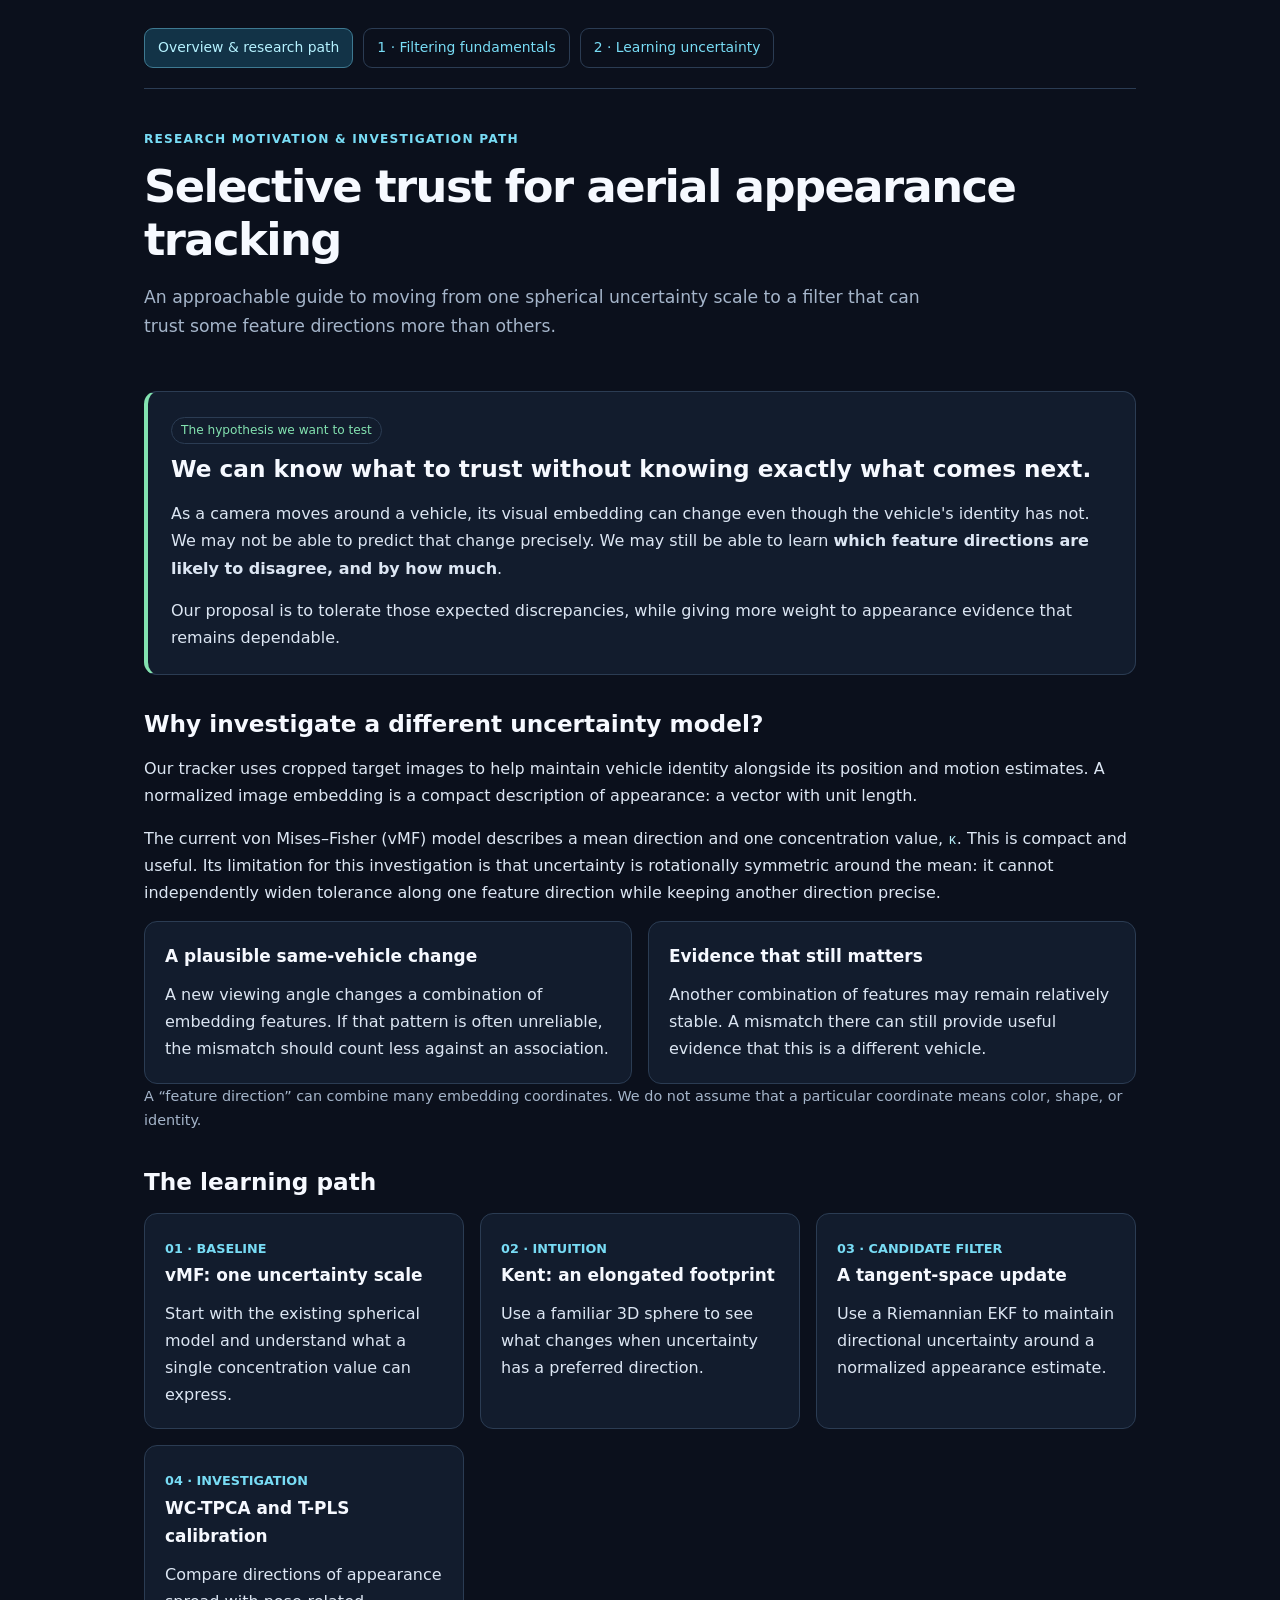
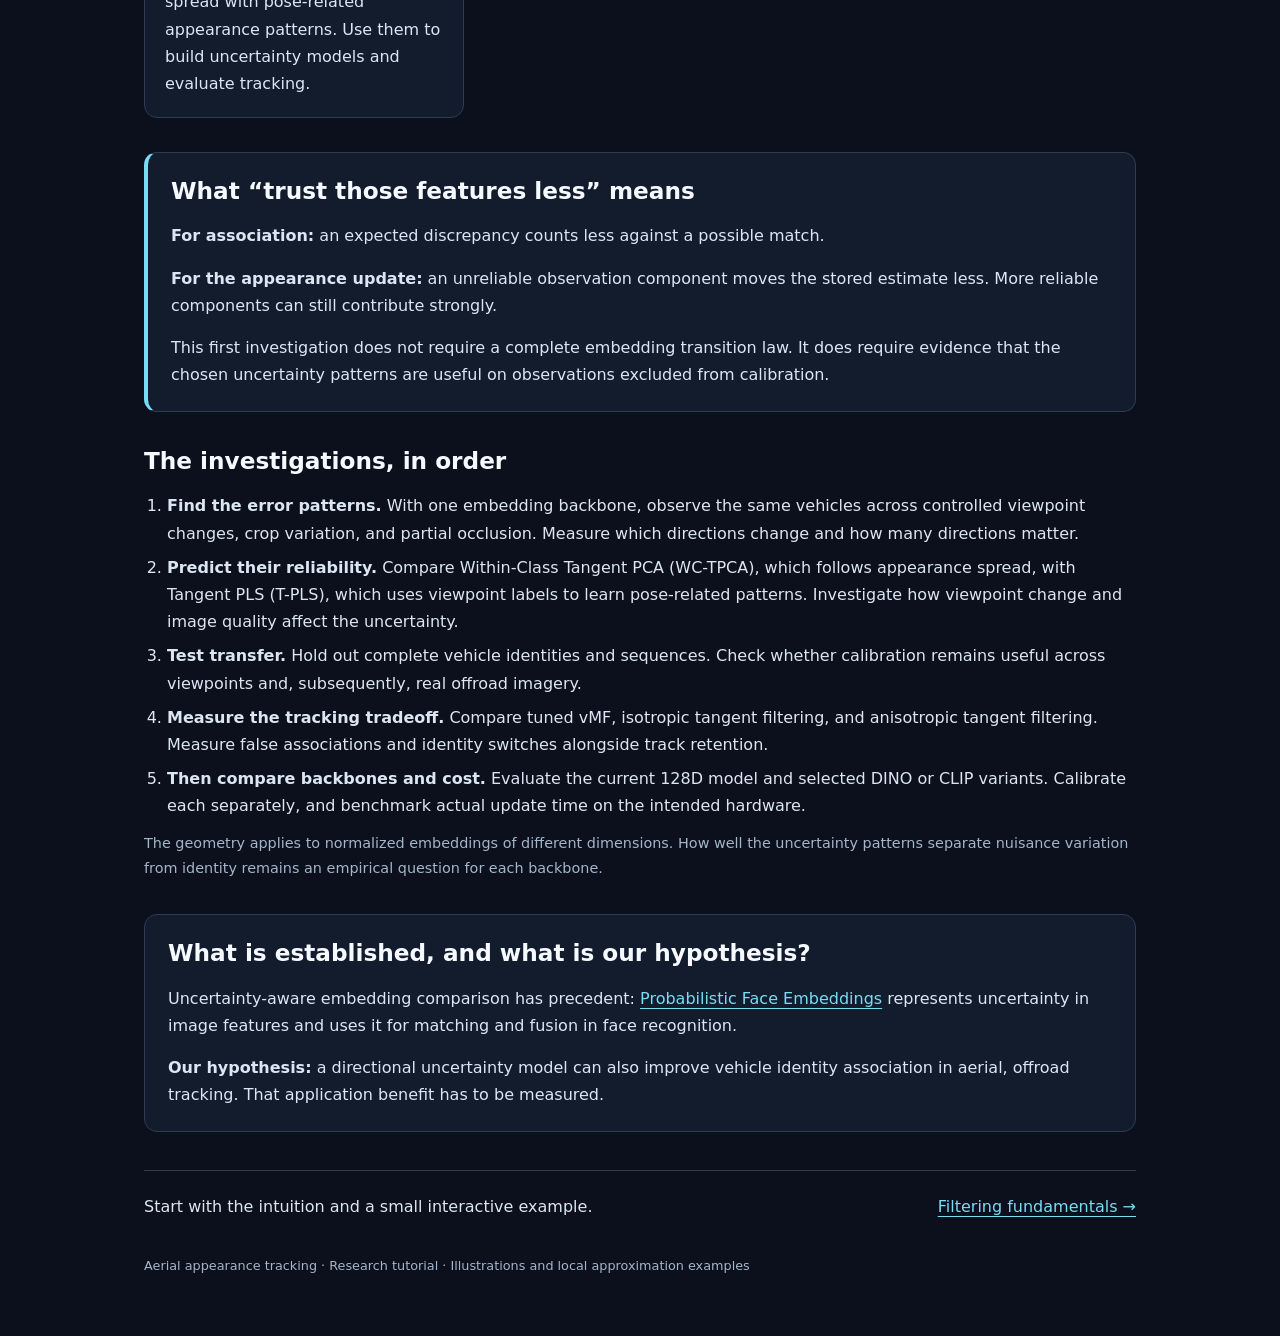
<file: index.html>
<!DOCTYPE html>
<html lang="en">
<head>
  <meta charset="UTF-8">
  <meta name="viewport" content="width=device-width, initial-scale=1.0">
  <meta name="description" content="An approachable guide to moving from one spherical uncertainty scale to a filter that can trust some feature directions more than others.">
  <title>Selective trust for aerial appearance tracking · Spherical Filters</title>
  <link rel="stylesheet" href="styles.css">
  <script src="labs.js" defer></script>
</head>
<body>
<main>
  <nav aria-label="Tutorial pages"><a href="index.html" aria-current="page">Overview & research path</a><a href="fundamentals.html">1 · Filtering fundamentals</a><a href="calibration.html">2 · Learning uncertainty</a></nav>
  <header>
    <span class="eyebrow">Research motivation & investigation path</span>
    <h1>Selective trust for aerial appearance tracking</h1>
    <p class="lede">An approachable guide to moving from one spherical uncertainty scale to a filter that can trust some feature directions more than others.</p>
  </header>

<section class="callout green" aria-labelledby="idea">
  <span class="tag">The hypothesis we want to test</span>
  <h2 id="idea">We can know what to trust without knowing exactly what comes next.</h2>
  <p>As a camera moves around a vehicle, its visual embedding can change even though the vehicle's identity has not. We may not be able to predict that change precisely. We may still be able to learn <strong>which feature directions are likely to disagree, and by how much</strong>.</p>
  <p>Our proposal is to tolerate those expected discrepancies, while giving more weight to appearance evidence that remains dependable.</p>
</section>

<section aria-labelledby="problem">
  <h2 id="problem">Why investigate a different uncertainty model?</h2>
  <p>Our tracker uses cropped target images to help maintain vehicle identity alongside its position and motion estimates. A normalized image embedding is a compact description of appearance: a vector with unit length.</p>
  <p>The current von Mises–Fisher (vMF) model describes a mean direction and one concentration value, <code>κ</code>. This is compact and useful. Its limitation for this investigation is that uncertainty is rotationally symmetric around the mean: it cannot independently widen tolerance along one feature direction while keeping another direction precise.</p>
  <div class="grid">
    <article class="card"><h3>A plausible same-vehicle change</h3><p>A new viewing angle changes a combination of embedding features. If that pattern is often unreliable, the mismatch should count less against an association.</p></article>
    <article class="card"><h3>Evidence that still matters</h3><p>Another combination of features may remain relatively stable. A mismatch there can still provide useful evidence that this is a different vehicle.</p></article>
  </div>
  <p class="note">A “feature direction” can combine many embedding coordinates. We do not assume that a particular coordinate means color, shape, or identity.</p>
</section>

<section aria-labelledby="path">
  <h2 id="path">The learning path</h2>
  <div class="grid">
    <article class="card"><span class="number">01 · BASELINE</span><h3>vMF: one uncertainty scale</h3><p>Start with the existing spherical model and understand what a single concentration value can express.</p></article>
    <article class="card"><span class="number">02 · INTUITION</span><h3>Kent: an elongated footprint</h3><p>Use a familiar 3D sphere to see what changes when uncertainty has a preferred direction.</p></article>
    <article class="card"><span class="number">03 · CANDIDATE FILTER</span><h3>A tangent-space update</h3><p>Use a Riemannian EKF to maintain directional uncertainty around a normalized appearance estimate.</p></article>
    <article class="card"><span class="number">04 · INVESTIGATION</span><h3>WC-TPCA and T-PLS calibration</h3><p>Compare directions of appearance spread with pose-related appearance patterns. Use them to build uncertainty models and evaluate tracking.</p></article>
  </div>
</section>

<section class="callout" aria-labelledby="trust">
  <h2 id="trust">What “trust those features less” means</h2>
  <p><strong>For association:</strong> an expected discrepancy counts less against a possible match.</p>
  <p><strong>For the appearance update:</strong> an unreliable observation component moves the stored estimate less. More reliable components can still contribute strongly.</p>
  <p>This first investigation does not require a complete embedding transition law. It does require evidence that the chosen uncertainty patterns are useful on observations excluded from calibration.</p>
</section>

<section aria-labelledby="investigations">
  <h2 id="investigations">The investigations, in order</h2>
  <ol>
    <li><strong>Find the error patterns.</strong> With one embedding backbone, observe the same vehicles across controlled viewpoint changes, crop variation, and partial occlusion. Measure which directions change and how many directions matter.</li>
    <li><strong>Predict their reliability.</strong> Compare Within-Class Tangent PCA (WC-TPCA), which follows appearance spread, with Tangent PLS (T-PLS), which uses viewpoint labels to learn pose-related patterns. Investigate how viewpoint change and image quality affect the uncertainty.</li>
    <li><strong>Test transfer.</strong> Hold out complete vehicle identities and sequences. Check whether calibration remains useful across viewpoints and, subsequently, real offroad imagery.</li>
    <li><strong>Measure the tracking tradeoff.</strong> Compare tuned vMF, isotropic tangent filtering, and anisotropic tangent filtering. Measure false associations and identity switches alongside track retention.</li>
    <li><strong>Then compare backbones and cost.</strong> Evaluate the current 128D model and selected DINO or CLIP variants. Calibrate each separately, and benchmark actual update time on the intended hardware.</li>
  </ol>
  <p class="note">The geometry applies to normalized embeddings of different dimensions. How well the uncertainty patterns separate nuisance variation from identity remains an empirical question for each backbone.</p>
</section>

<section class="panel" aria-labelledby="known">
  <h2 id="known">What is established, and what is our hypothesis?</h2>
  <p>Uncertainty-aware embedding comparison has precedent: <a href="https://arxiv.org/abs/1904.09658">Probabilistic Face Embeddings</a> represents uncertainty in image features and uses it for matching and fusion in face recognition.</p>
  <p><strong>Our hypothesis:</strong> a directional uncertainty model can also improve vehicle identity association in aerial, offroad tracking. That application benefit has to be measured.</p>
</section>
<div class="next"><span>Start with the intuition and a small interactive example.</span><a href="fundamentals.html">Filtering fundamentals →</a></div>

  <footer>Aerial appearance tracking · Research tutorial · Illustrations and local approximation examples</footer>
</main>
</body>
</html>
</file>
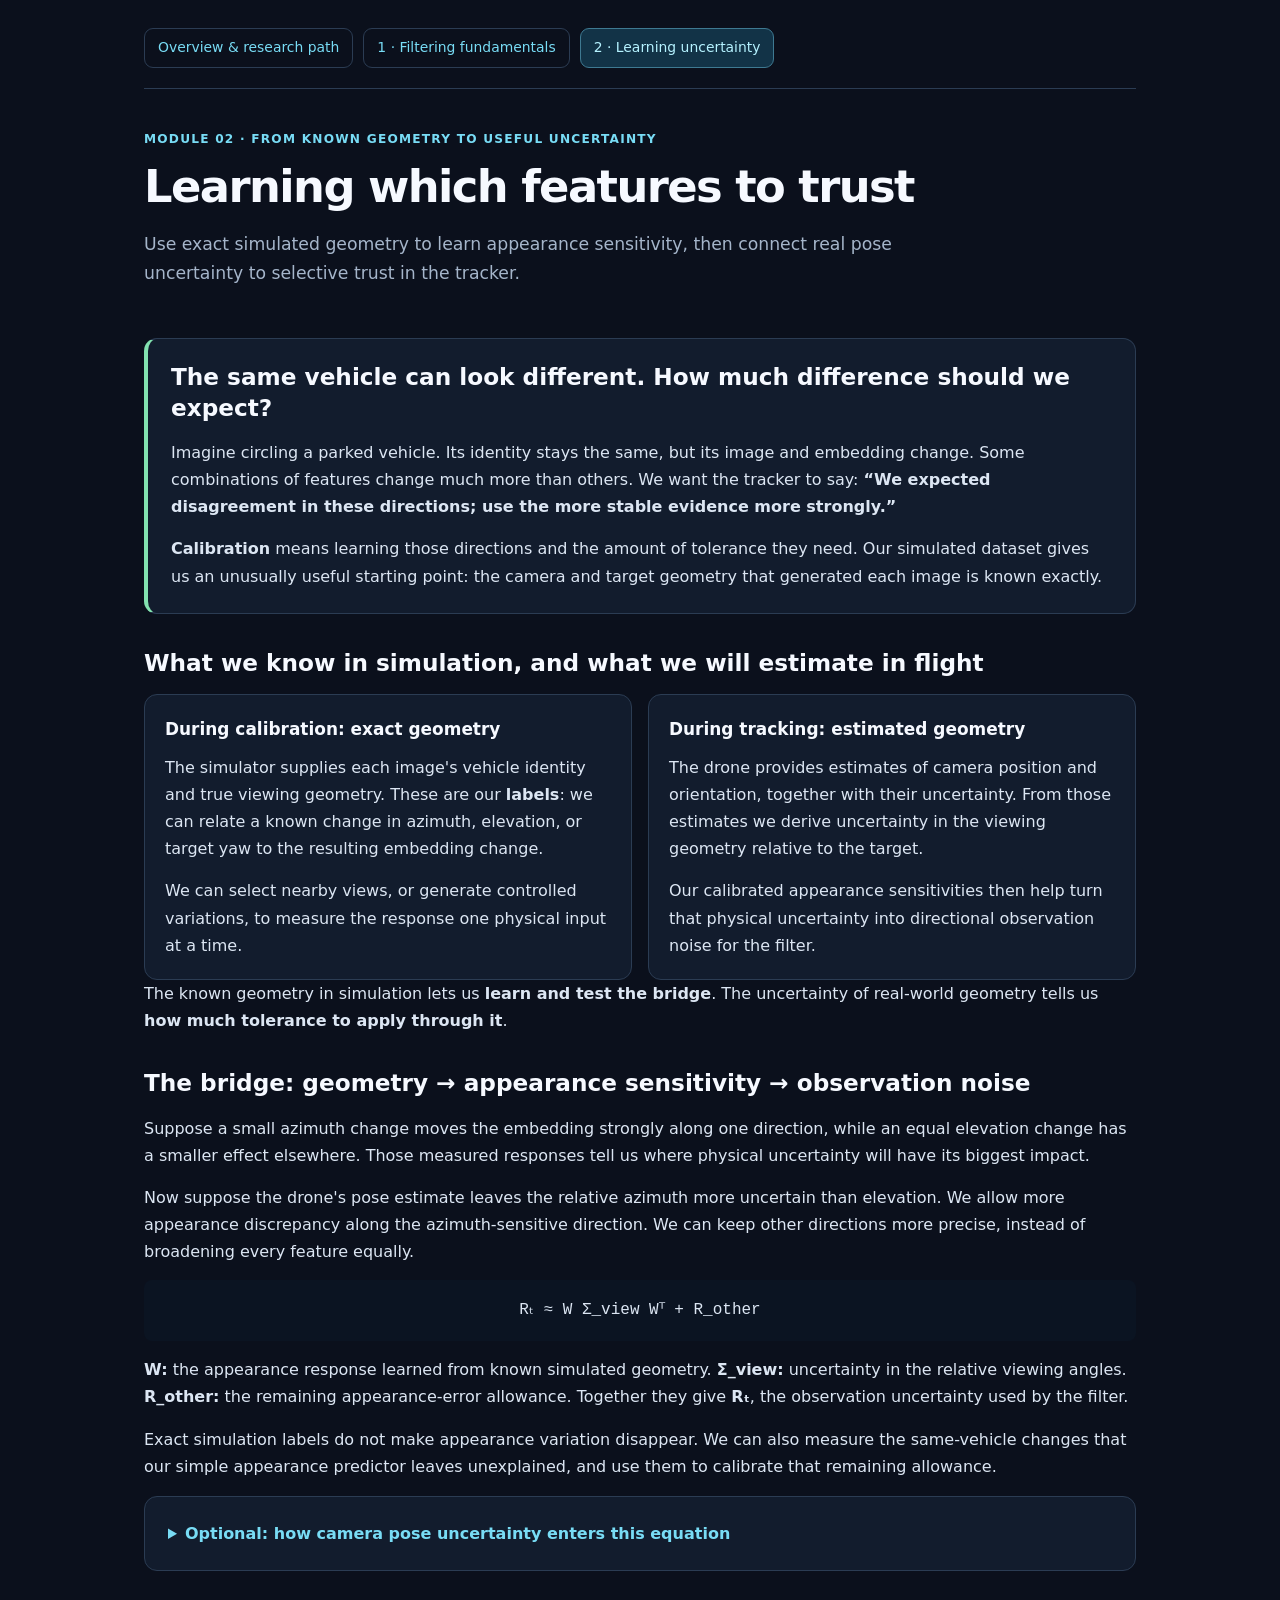
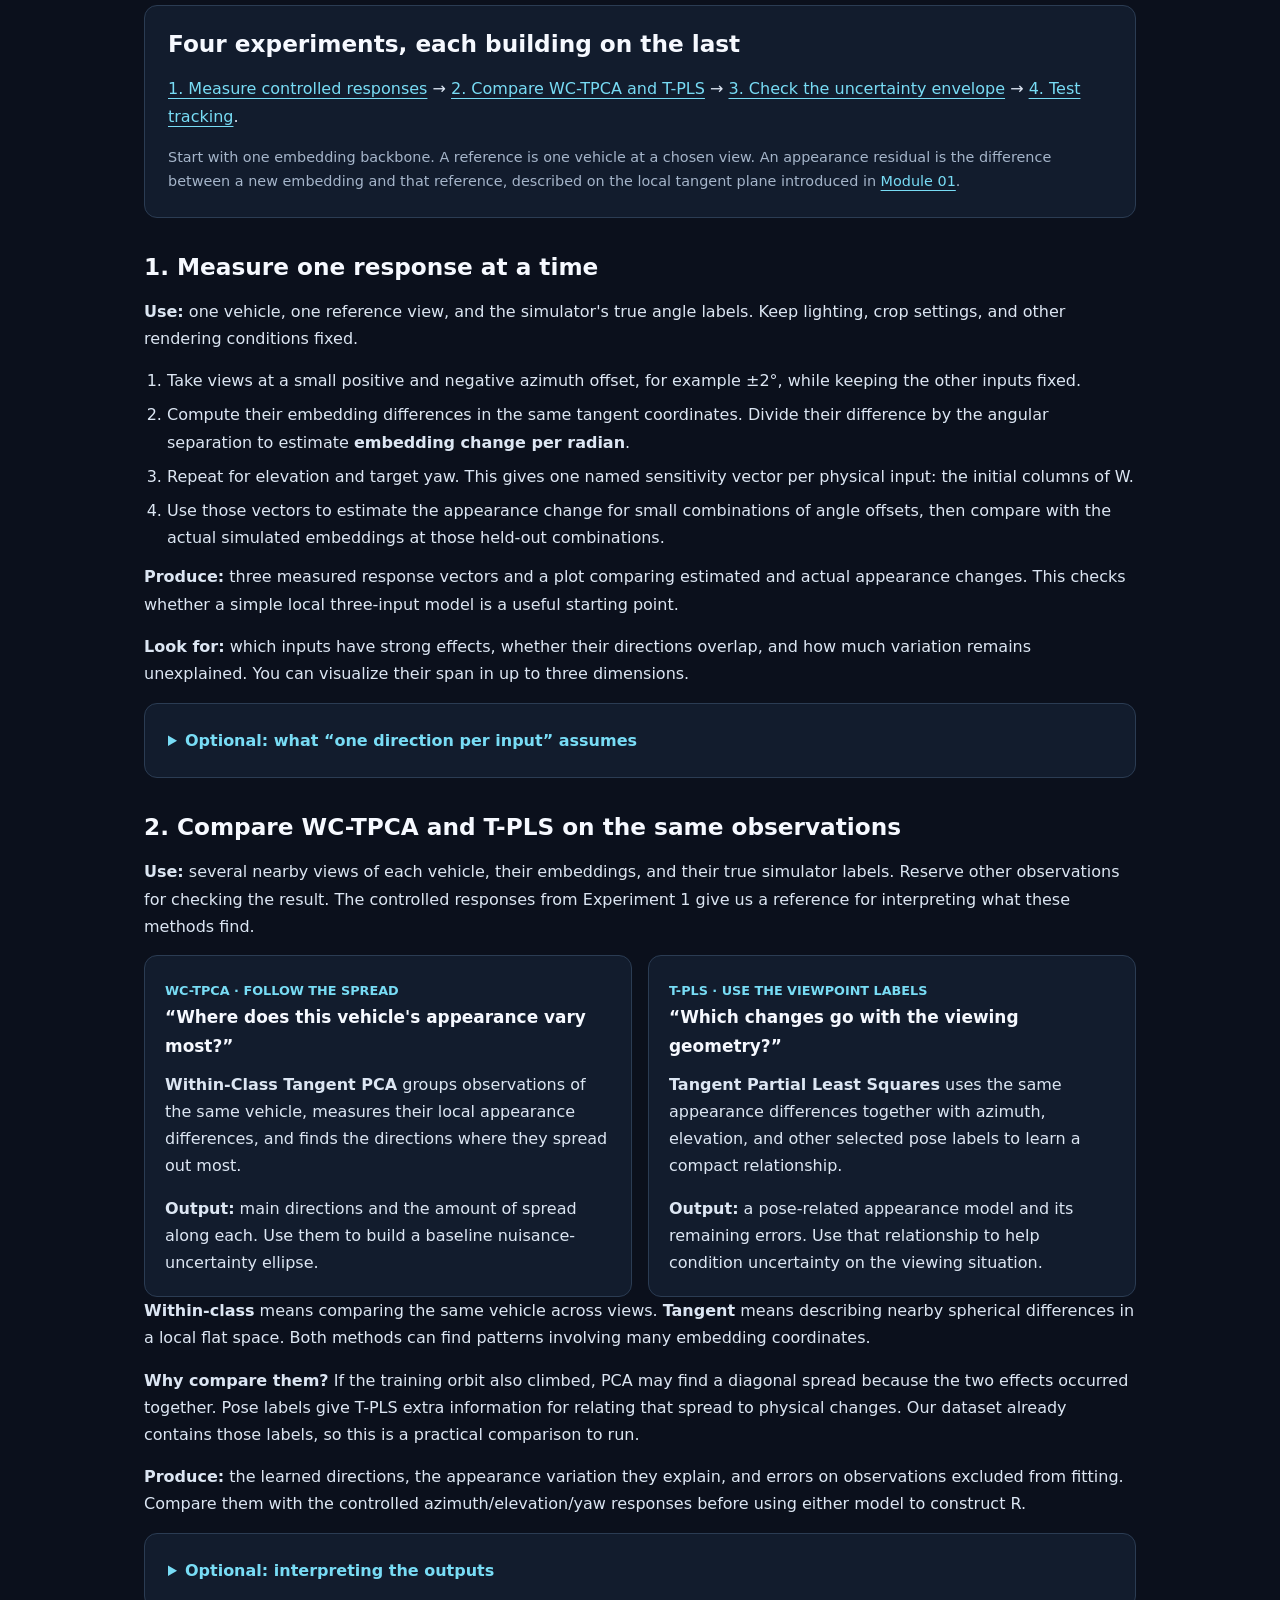
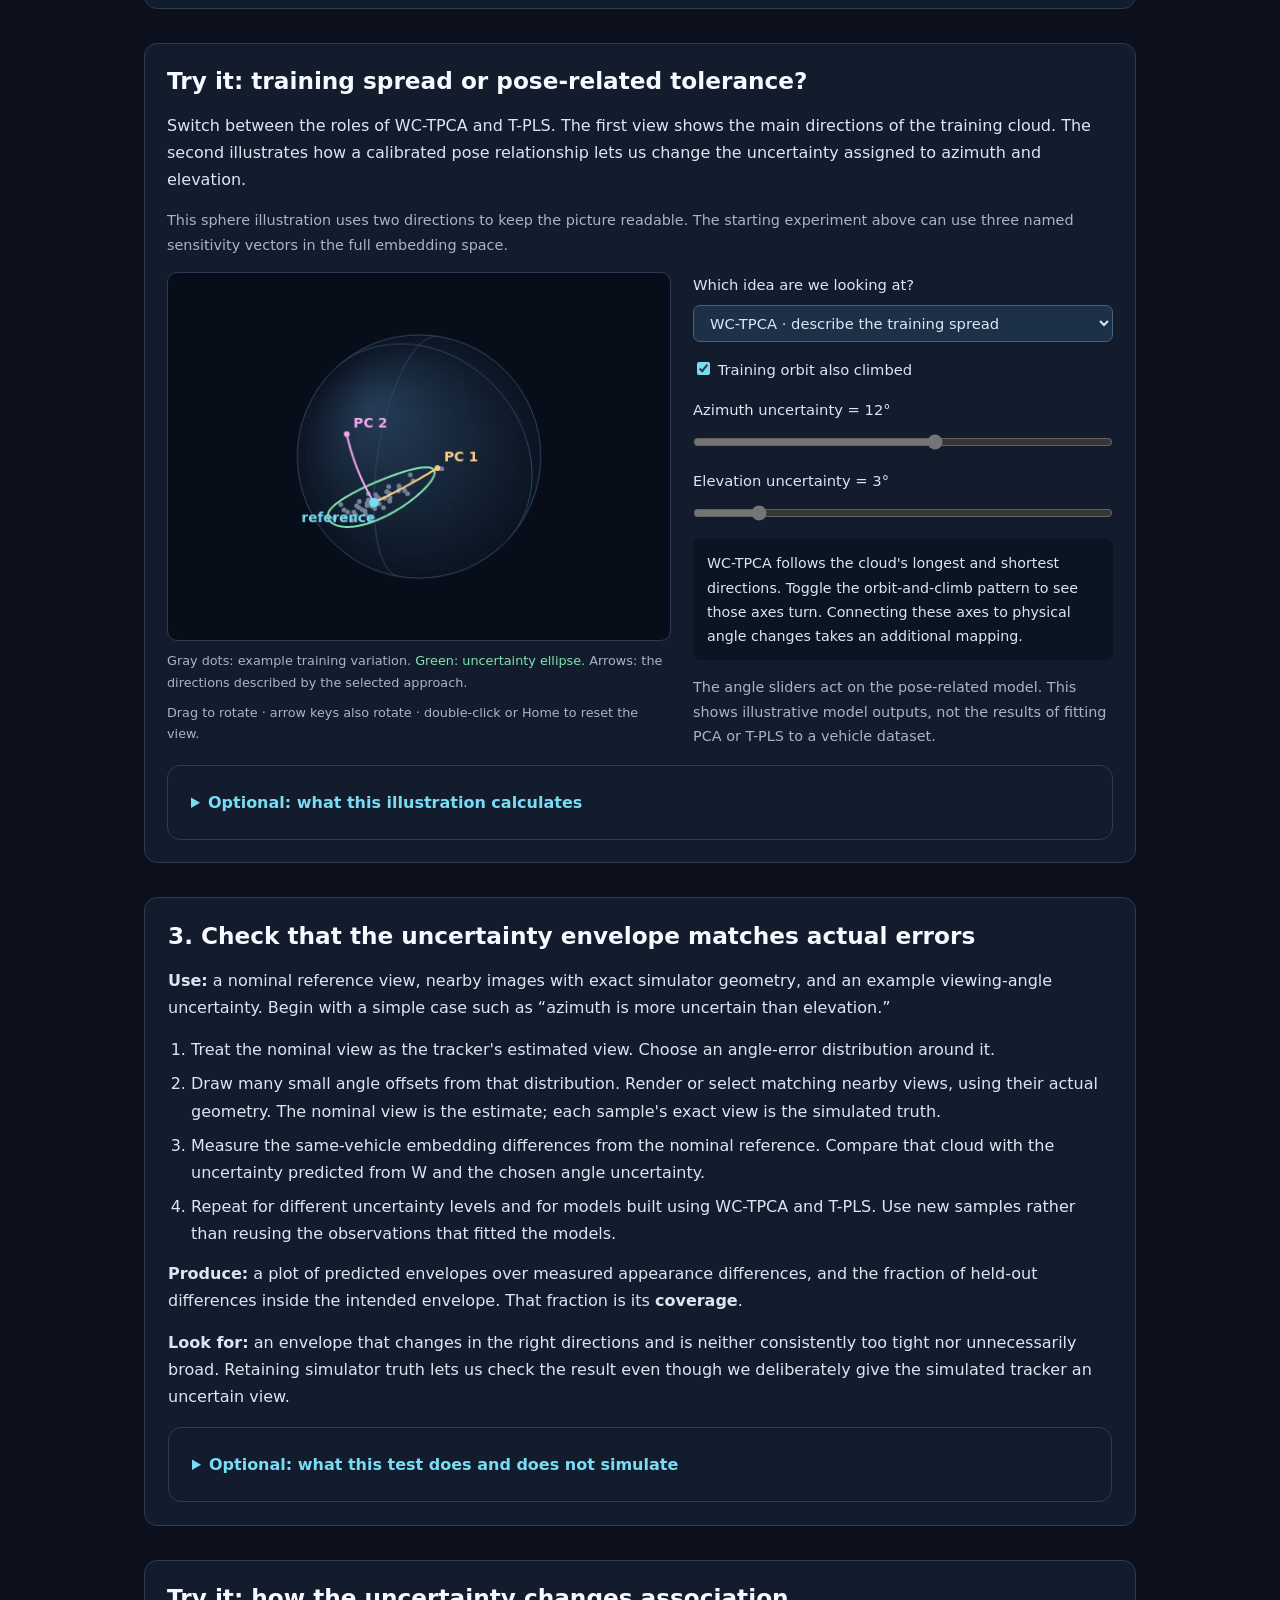
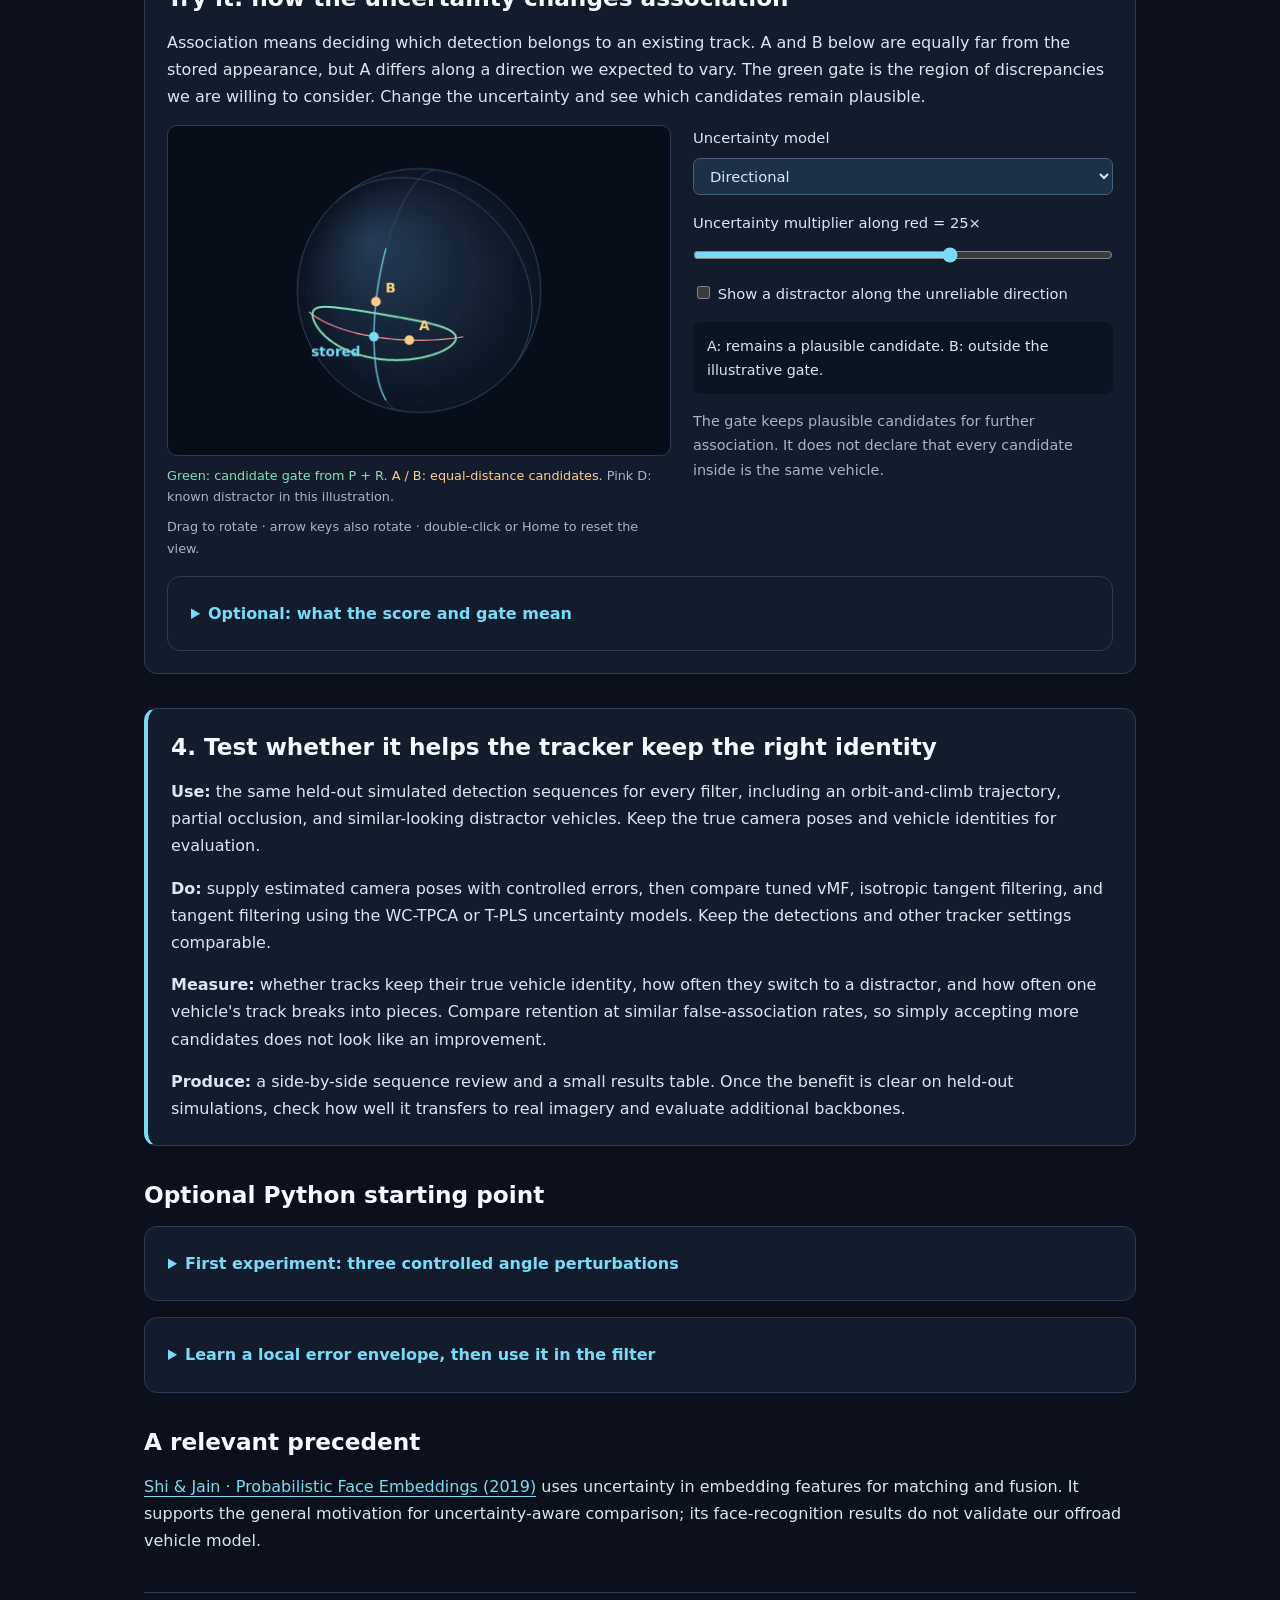
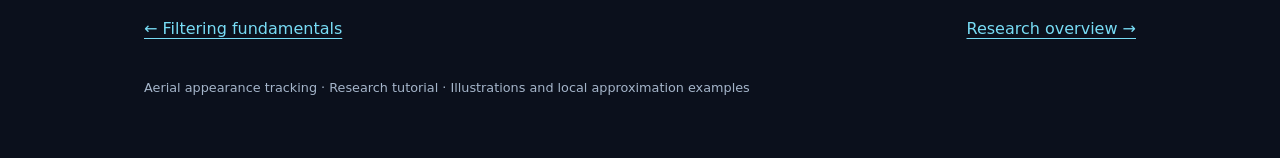
<file: calibration.html>
<!DOCTYPE html>
<html lang="en">
<head>
  <meta charset="UTF-8">
  <meta name="viewport" content="width=device-width, initial-scale=1.0">
  <meta name="description" content="Use exact simulated geometry to learn appearance sensitivity, then connect real pose uncertainty to selective trust in the tracker.">
  <title>Learning which features to trust · Spherical Filters</title>
  <link rel="stylesheet" href="styles.css">
  <script src="labs.js" defer></script>
</head>
<body>
<main>
  <nav aria-label="Tutorial pages"><a href="index.html">Overview & research path</a><a href="fundamentals.html">1 · Filtering fundamentals</a><a href="calibration.html" aria-current="page">2 · Learning uncertainty</a></nav>
  <header>
    <span class="eyebrow">Module 02 · From known geometry to useful uncertainty</span>
    <h1>Learning which features to trust</h1>
    <p class="lede">Use exact simulated geometry to learn appearance sensitivity, then connect real pose uncertainty to selective trust in the tracker.</p>
  </header>


<section class="callout green" aria-labelledby="objective">
  <h2 id="objective">The same vehicle can look different. How much difference should we expect?</h2>
  <p>Imagine circling a parked vehicle. Its identity stays the same, but its image and embedding change. Some combinations of features change much more than others. We want the tracker to say: <strong>“We expected disagreement in these directions; use the more stable evidence more strongly.”</strong></p>
  <p><strong>Calibration</strong> means learning those directions and the amount of tolerance they need. Our simulated dataset gives us an unusually useful starting point: the camera and target geometry that generated each image is known exactly.</p>
</section>

<section aria-labelledby="two-questions">
  <h2 id="two-questions">What we know in simulation, and what we will estimate in flight</h2>
  <div class="grid">
    <article class="card"><h3>During calibration: exact geometry</h3><p>The simulator supplies each image's vehicle identity and true viewing geometry. These are our <strong>labels</strong>: we can relate a known change in azimuth, elevation, or target yaw to the resulting embedding change.</p><p>We can select nearby views, or generate controlled variations, to measure the response one physical input at a time.</p></article>
    <article class="card"><h3>During tracking: estimated geometry</h3><p>The drone provides estimates of camera position and orientation, together with their uncertainty. From those estimates we derive uncertainty in the viewing geometry relative to the target.</p><p>Our calibrated appearance sensitivities then help turn that physical uncertainty into directional observation noise for the filter.</p></article>
  </div>
  <p>The known geometry in simulation lets us <strong>learn and test the bridge</strong>. The uncertainty of real-world geometry tells us <strong>how much tolerance to apply through it</strong>.</p>
</section>

<section aria-labelledby="physics">
  <h2 id="physics">The bridge: geometry → appearance sensitivity → observation noise</h2>
  <p>Suppose a small azimuth change moves the embedding strongly along one direction, while an equal elevation change has a smaller effect elsewhere. Those measured responses tell us where physical uncertainty will have its biggest impact.</p>
  <p>Now suppose the drone's pose estimate leaves the relative azimuth more uncertain than elevation. We allow more appearance discrepancy along the azimuth-sensitive direction. We can keep other directions more precise, instead of broadening every feature equally.</p>
  <div class="equation">Rₜ ≈ W Σ_view Wᵀ + R_other</div>
  <p><strong>W:</strong> the appearance response learned from known simulated geometry. <strong>Σ_view:</strong> uncertainty in the relative viewing angles. <strong>R_other:</strong> the remaining appearance-error allowance. Together they give <strong>Rₜ</strong>, the observation uncertainty used by the filter.</p>
  <p>Exact simulation labels do not make appearance variation disappear. We can also measure the same-vehicle changes that our simple appearance predictor leaves unexplained, and use them to calibrate that remaining allowance.</p>
  <details><summary>Optional: how camera pose uncertainty enters this equation</summary><p>A camera position/orientation covariance is not yet a viewing-angle covariance. First propagate it through the camera-to-target geometry to obtain Σ_view; include target position or heading uncertainty when used by that geometry. A given position error can produce different angle errors at different ranges.</p><p>W contains local appearance changes per radian. Keep those magnitudes and use consistent units. Its columns need not be perpendicular, and Σ_view may contain correlated errors. The expression is first-order uncertainty propagation. A diagonal Σ_view is a useful initial assumption to test.</p><p>The telemetry term accounts for uncertainty about geometry. Size the allowance for other unmodeled appearance changes from observed errors, avoiding double-counting. If pose uncertainty already enters through a joint state/observation model, account for it once.</p></details>
</section>

<section class="panel" aria-labelledby="route">
  <h2 id="route">Four experiments, each building on the last</h2>
  <p><a href="#build">1. Measure controlled responses</a> → <a href="#methods">2. Compare WC-TPCA and T-PLS</a> → <a href="#method-investigation">3. Check the uncertainty envelope</a> → <a href="#experiment">4. Test tracking</a>.</p>
  <p class="note">Start with one embedding backbone. A reference is one vehicle at a chosen view. An appearance residual is the difference between a new embedding and that reference, described on the local tangent plane introduced in <a href="fundamentals.html#flat">Module 01</a>.</p>
</section>

<section aria-labelledby="build">
  <h2 id="build">1. Measure one response at a time</h2>
  <p><strong>Use:</strong> one vehicle, one reference view, and the simulator's true angle labels. Keep lighting, crop settings, and other rendering conditions fixed.</p>
  <ol>
    <li>Take views at a small positive and negative azimuth offset, for example ±2°, while keeping the other inputs fixed.</li>
    <li>Compute their embedding differences in the same tangent coordinates. Divide their difference by the angular separation to estimate <strong>embedding change per radian</strong>.</li>
    <li>Repeat for elevation and target yaw. This gives one named sensitivity vector per physical input: the initial columns of W.</li>
    <li>Use those vectors to estimate the appearance change for small combinations of angle offsets, then compare with the actual simulated embeddings at those held-out combinations.</li>
  </ol>
  <p><strong>Produce:</strong> three measured response vectors and a plot comparing estimated and actual appearance changes. This checks whether a simple local three-input model is a useful starting point.</p>
  <p><strong>Look for:</strong> which inputs have strong effects, whether their directions overlap, and how much variation remains unexplained. You can visualize their span in up to three dimensions.</p>
  <details><summary>Optional: what “one direction per input” assumes</summary><p>The local model is <code>v ≈ w_az δaz + w_el δel + w_yaw δyaw</code>. Each vector can involve many embedding coordinates. The vectors need not be perpendicular or independent. If azimuth is defined relative to target heading, yaw may duplicate part of that effect; use the simulator's angle conventions consistently.</p><p>If the existing dataset lacks suitable one-input variations, generate a small controlled batch or use nearby labeled samples to fit a local relationship. Repeat the initial check at more views and vehicles before assuming that one W applies everywhere.</p></details>
</section>

<section aria-labelledby="methods">
  <h2 id="methods">2. Compare WC-TPCA and T-PLS on the same observations</h2>
  <p><strong>Use:</strong> several nearby views of each vehicle, their embeddings, and their true simulator labels. Reserve other observations for checking the result. The controlled responses from Experiment 1 give us a reference for interpreting what these methods find.</p>
  <div class="grid">
    <article class="card"><span class="number">WC-TPCA · FOLLOW THE SPREAD</span><h3>“Where does this vehicle's appearance vary most?”</h3><p><strong>Within-Class Tangent PCA</strong> groups observations of the same vehicle, measures their local appearance differences, and finds the directions where they spread out most.</p><p><strong>Output:</strong> main directions and the amount of spread along each. Use them to build a baseline nuisance-uncertainty ellipse.</p></article>
    <article class="card"><span class="number">T-PLS · USE THE VIEWPOINT LABELS</span><h3>“Which changes go with the viewing geometry?”</h3><p><strong>Tangent Partial Least Squares</strong> uses the same appearance differences together with azimuth, elevation, and other selected pose labels to learn a compact relationship.</p><p><strong>Output:</strong> a pose-related appearance model and its remaining errors. Use that relationship to help condition uncertainty on the viewing situation.</p></article>
  </div>
  <p><strong>Within-class</strong> means comparing the same vehicle across views. <strong>Tangent</strong> means describing nearby spherical differences in a local flat space. Both methods can find patterns involving many embedding coordinates.</p>
  <p><strong>Why compare them?</strong> If the training orbit also climbed, PCA may find a diagonal spread because the two effects occurred together. Pose labels give T-PLS extra information for relating that spread to physical changes. Our dataset already contains those labels, so this is a practical comparison to run.</p>
  <p><strong>Produce:</strong> the learned directions, the appearance variation they explain, and errors on observations excluded from fitting. Compare them with the controlled azimuth/elevation/yaw responses before using either model to construct R.</p>
  <details><summary>Optional: interpreting the outputs</summary><p>A rotated PCA axis is a valid description of spread. PCA alone does not attach physical angle labels to its axes; a separate mapping can add that connection. T-PLS components may also mix physical causes. Derive physical sensitivities from the fitted mapping, rather than simply naming its first loadings “azimuth” and “elevation.”</p><p>For a forward pose-to-appearance model, use pose features as inputs and tangent appearance changes as outputs. Predicting pose from appearance is also a useful diagnostic, but its coefficients are not the forward sensitivities. Local angular offsets are convenient in a small neighborhood; circular features can handle periodic angles over wider views.</p><p>Include examples where the physical inputs vary separately. Align tangent coordinates explicitly before pooling references. Start with two or three components, then inspect the unexplained variation. Keep complete vehicle identities and sequences separate when testing transfer.</p></details>
</section>

<section class="lab" aria-labelledby="comparison-title">
  <h2 id="comparison-title">Try it: training spread or pose-related tolerance?</h2>
  <p>Switch between the roles of WC-TPCA and T-PLS. The first view shows the main directions of the training cloud. The second illustrates how a calibrated pose relationship lets us change the uncertainty assigned to azimuth and elevation.</p>
  <p class="note">This sphere illustration uses two directions to keep the picture readable. The starting experiment above can use three named sensitivity vectors in the full embedding space.</p>
  <div class="lab-grid">
    <div class="lab-visual"><canvas id="comparison-canvas" width="520" height="380" role="img" aria-label="A rotatable illustration comparing principal directions of training appearance variation with pose-related directions and their uncertainty ellipse."></canvas><p class="legend">Gray dots: example training variation. <span class="green-text">Green: uncertainty ellipse.</span> Arrows: the directions described by the selected approach.</p><p class="note rotation-hint">Drag to rotate · arrow keys also rotate · double-click or Home to reset the view.</p></div>
    <div class="controls">
      <label for="comparison-mode">Which idea are we looking at? <select id="comparison-mode"><option value="pca">WC-TPCA · describe the training spread</option><option value="tpls">T-PLS · use a pose-related model</option></select></label>
      <label><input id="comparison-coupled" type="checkbox" checked> Training orbit also climbed</label>
      <label for="comparison-azimuth">Azimuth uncertainty <output id="comparison-azimuth-value"></output><input id="comparison-azimuth" type="range" min="1" max="20" value="12"></label>
      <label for="comparison-elevation">Elevation uncertainty <output id="comparison-elevation-value"></output><input id="comparison-elevation" type="range" min="1" max="15" value="3"></label>
      <div id="comparison-readout" class="readout" aria-live="polite"></div>
      <p class="note">The angle sliders act on the pose-related model. This shows illustrative model outputs, not the results of fitting PCA or T-PLS to a vehicle dataset.</p>
    </div>
  </div>
  <details><summary>Optional: what this illustration calculates</summary><p>The training cloud comes from a small, known two-direction example. The WC-TPCA view calculates its actual covariance eigenvectors. The T-PLS view assumes a calibrated pose-to-appearance map and varies the pose uncertainty passed through that map. It illustrates the intended use of supervised calibration; it does not run a PLS fit.</p><p>The example pose directions are deliberately not orthogonal: different physical changes can affect overlapping feature combinations. Separate physical inputs do not require uncorrelated embedding errors. A PCA model could also be conditioned on pose after adding a suitable mapping; the PCA view here shows the spread-only baseline.</p></details>
</section>

<section class="panel" aria-labelledby="method-investigation">
  <h2 id="method-investigation">3. Check that the uncertainty envelope matches actual errors</h2>
  <p><strong>Use:</strong> a nominal reference view, nearby images with exact simulator geometry, and an example viewing-angle uncertainty. Begin with a simple case such as “azimuth is more uncertain than elevation.”</p>
  <ol>
    <li>Treat the nominal view as the tracker's estimated view. Choose an angle-error distribution around it.</li>
    <li>Draw many small angle offsets from that distribution. Render or select matching nearby views, using their actual geometry. The nominal view is the estimate; each sample's exact view is the simulated truth.</li>
    <li>Measure the same-vehicle embedding differences from the nominal reference. Compare that cloud with the uncertainty predicted from W and the chosen angle uncertainty.</li>
    <li>Repeat for different uncertainty levels and for models built using WC-TPCA and T-PLS. Use new samples rather than reusing the observations that fitted the models.</li>
  </ol>
  <p><strong>Produce:</strong> a plot of predicted envelopes over measured appearance differences, and the fraction of held-out differences inside the intended envelope. That fraction is its <strong>coverage</strong>.</p>
  <p><strong>Look for:</strong> an envelope that changes in the right directions and is neither consistently too tight nor unnecessarily broad. Retaining simulator truth lets us check the result even though we deliberately give the simulated tracker an uncertain view.</p>
  <details><summary>Optional: what this test does and does not simulate</summary><p>Sampling viewpoints with corresponding images tests the local appearance-uncertainty bridge. Changing telemetry labels alone, while leaving all image geometry unchanged, would not generate those appearance differences. End-to-end testing can separately perturb the pose estimates supplied to the tracker, keeping the true generated camera/target poses for scoring.</p><p>For the full physical chain, draw camera pose errors and propagate them through the relative-view geometry. When a full appearance predictor exists, evaluate its actual residuals. With a fixed-reference predictor, also calibrate its unmodeled viewpoint variation from data. Estimate remaining crop, lighting, or occlusion error separately using controlled changes to those conditions.</p></details>
</section>

<section class="lab" aria-labelledby="selective-title">
  <h2 id="selective-title">Try it: how the uncertainty changes association</h2>
  <p>Association means deciding which detection belongs to an existing track. A and B below are equally far from the stored appearance, but A differs along a direction we expected to vary. The green gate is the region of discrepancies we are willing to consider. Change the uncertainty and see which candidates remain plausible.</p>
  <div class="lab-grid">
    <div><canvas id="association-canvas" width="520" height="340" role="img" aria-label="Two equal-distance candidates along different feature directions and an optional distractor, compared against an uncertainty gate."></canvas><p class="legend"><span class="green-text">Green: candidate gate from P + R.</span> <span class="amber-text">A / B: equal-distance candidates.</span> Pink D: known distractor in this illustration.</p><p class="note rotation-hint">Drag to rotate · arrow keys also rotate · double-click or Home to reset the view.</p></div>
    <div class="controls">
      <label for="association-mode">Uncertainty model <select id="association-mode"><option value="directional">Directional</option><option value="isotropic">Isotropic baseline</option></select></label>
      <label for="association-ratio">Uncertainty multiplier along red <output id="association-ratio-value"></output><input id="association-ratio" type="range" min="1" max="40" value="25"></label>
      <label><input id="association-distractor" type="checkbox"> Show a distractor along the unreliable direction</label>
      <div id="association-readout" class="readout" aria-live="polite"></div>
      <p class="note">The gate keeps plausible candidates for further association. It does not declare that every candidate inside is the same vehicle.</p>
    </div>
  </div>
  <details><summary>Optional: what the score and gate mean</summary><p>The squared Mahalanobis distance is <code>zᵀ S⁻¹z</code>, with <code>S = P + R</code> in this local identity-observation example. The illustrative 95% gate uses the 2D Gaussian threshold 5.991. A 127D tangent model needs a threshold for its own effective dimension.</p><p>A local Gaussian association score also includes <code>log det S</code>. This accounts for uncertainty volume, so widening a gate is not a free improvement. A complete MHT score also needs the appropriate detection, clutter, and hypothesis terms.</p><p>The isotropic baseline holds the lower noise level in both directions. This demo illustrates directional weighting, not a tuned benchmark. Compare fitted models at matched false-association rates in the actual experiment.</p></details>
</section>

<section class="callout" aria-labelledby="experiment">
  <h2 id="experiment">4. Test whether it helps the tracker keep the right identity</h2>
  <p><strong>Use:</strong> the same held-out simulated detection sequences for every filter, including an orbit-and-climb trajectory, partial occlusion, and similar-looking distractor vehicles. Keep the true camera poses and vehicle identities for evaluation.</p>
  <p><strong>Do:</strong> supply estimated camera poses with controlled errors, then compare tuned vMF, isotropic tangent filtering, and tangent filtering using the WC-TPCA or T-PLS uncertainty models. Keep the detections and other tracker settings comparable.</p>
  <p><strong>Measure:</strong> whether tracks keep their true vehicle identity, how often they switch to a distractor, and how often one vehicle's track breaks into pieces. Compare retention at similar false-association rates, so simply accepting more candidates does not look like an improvement.</p>
  <p><strong>Produce:</strong> a side-by-side sequence review and a small results table. Once the benefit is clear on held-out simulations, check how well it transfers to real imagery and evaluate additional backbones.</p>
</section>

<section aria-labelledby="python">
  <h2 id="python">Optional Python starting point</h2>
  <details><summary>First experiment: three controlled angle perturbations</summary><p>Render the same vehicle at ±2° around the reference azimuth, elevation, and yaw, changing one input at a time. This helper estimates one named sensitivity vector per input without forcing the vectors to be perpendicular.</p><pre><code>import numpy as np
from research_examples import (
    local_pose_sensitivities, pose_uncertainty_covariance,
)

pairs = [(az_minus, az_plus), (el_minus, el_plus), (yaw_minus, yaw_plus)]
mu, E, W = local_pose_sensitivities(
    reference, pairs, steps_rad=np.deg2rad([2, 2, 2]),
)
# Initial angular error scales: choose and validate for the scenario.
Sigma_pose = np.diag(np.deg2rad([8, 3, 5]) ** 2)
R = pose_uncertainty_covariance(W, Sigma_pose)
# R is in basis E at this reference; align it again if the filter moves.</code></pre><p>The three columns of W contain the measured embedding change per radian. Check them against held-out angle combinations, and inspect the remaining error before expanding to more views and vehicles.</p></details>
  <details><summary>Learn a local error envelope, then use it in the filter</summary>
    <p>The example learns a small number of directions from errors around one reliable reference. It retains error magnitudes and explicitly moves the envelope into the filter's coordinates.</p>
    <pre><code>from research_examples import (
    RiemannianSphereEKF, calibrate_local_errors,
    build_runtime_covariance_R,
)

# Known same-vehicle samples in a LOCAL calibration neighborhood.
model = calibrate_local_errors(reference, training_embeddings, rank=2)
tracker = RiemannianSphereEKF(reference)
R = build_runtime_covariance_R(model, tracker.mu, tracker.E)

# Score first; update only after accepting an association.
distance2, local_score = tracker.association_score(candidate, R)</code></pre>
    <p>Rank two is an example setting, not a discovered property. This version uses uncentered SVD of prediction errors, so it includes the energy of an unmodeled mean shift. Centered PCA instead describes variation around the sample mean. Neither makes a zero-mean noise model exact.</p>
    <p>If calibration uses live tracker residuals, account for existing state uncertainty P before assigning all their scatter to R. Use a reliable reference and controlled data for the first experiment.</p>
    <details><summary>Show the calibration functions</summary><pre><code>def calibrate_local_errors(reference, observations, rank=2, floor_std=0.03):
    &quot;&quot;&quot;Learn a local error envelope around ONE reliable reference.

    Use same-vehicle samples from comparable conditions. Uncentered SVD
    captures expected squared prediction error, including unmodeled bias.
    This is an effective zero-mean uncertainty approximation, not a claim
    that the observed errors actually have zero mean. For centered PCA use
    V - V.mean(0); its variances are S_centered**2 / (N - 1).

    Different references/vehicles require explicit alignment and transfer
    validation before pooling. Training tracker residuals also contain P;
    assigning their full scatter to R would count that uncertainty twice.
    &quot;&quot;&quot;
    mu = unit(reference)
    E = tangent_basis(mu)
    V = np.array([E.T @ log_map(mu, y) for y in observations])
    if len(V) &lt; 2 or not 1 &lt;= rank &lt;= min(V.shape):
        raise ValueError(&quot;Need at least two samples and a supported rank&quot;)
    if not np.isfinite(floor_std) or floor_std &lt;= 0:
        raise ValueError(&quot;Noise floor must be positive&quot;)
    _, singular_values, axes = np.linalg.svd(V, full_matrices=False)
    error_energy = singular_values[:rank] ** 2 / len(V)
    return {
        &quot;mu&quot;: mu,
        &quot;directions&quot;: E @ axes[:rank].T,
        &quot;extra_variance&quot;: np.maximum(error_energy - floor_std**2, 0),
        &quot;floor_std&quot;: float(floor_std),
        &quot;mean_error&quot;: E @ V.mean(axis=0),
    }


def build_runtime_covariance_R(calibration, filter_mu, filter_basis):
    &quot;&quot;&quot;Move a LOCAL learned envelope into the filter&#x27;s current coordinates.

    Reusing an envelope far from its calibration neighborhood is an untested
    modeling assumption. Transport aligns coordinates; it does not establish
    that the same nuisance pattern applies at another viewpoint or identity.
    &quot;&quot;&quot;
    moved = transport(calibration[&quot;mu&quot;], filter_mu, calibration[&quot;directions&quot;])
    U = filter_basis.T @ moved
    R = calibration[&quot;floor_std&quot;] ** 2 * np.eye(U.shape[0])
    R += (U * calibration[&quot;extra_variance&quot;]) @ U.T
    return covariance(R, U.shape[0], positive=True)


def pose_uncertainty_covariance(J, Sigma_pose, floor_std=0.03):
    &quot;&quot;&quot;Optional J Sigma J.T propagation for uncertain pose, not orbit drift.

    J must contain actual local derivatives, with radians used consistently,
    in the SAME tangent basis as the filter. Do not normalize its columns.
    Pose covariance may have correlated entries. If pose is already part of
    a joint state/measurement model, avoid adding its uncertainty twice.
    &quot;&quot;&quot;
    J = np.asarray(J, dtype=float)
    if J.ndim != 2 or not np.all(np.isfinite(J)):
        raise ValueError(&quot;Invalid sensitivity matrix&quot;)
    if not np.isfinite(floor_std) or floor_std &lt;= 0:
        raise ValueError(&quot;Noise floor must be positive&quot;)
    Sigma_pose = covariance(Sigma_pose, J.shape[1])
    return J @ Sigma_pose @ J.T + floor_std**2 * np.eye(J.shape[0])


def local_pose_sensitivities(reference, perturbation_pairs, steps_rad):
    &quot;&quot;&quot;One local sensitivity column per controlled physical input.

    perturbation_pairs contains (minus_embedding, plus_embedding) for each
    input, e.g. azimuth, elevation, yaw. Other rendering conditions should
    be held fixed. steps_rad contains the POSITIVE half-step for each pair.
    Returns (reference_mu, tangent_basis, J). Columns retain their scale;
    no independence or orthogonality of embedding effects is assumed.
    &quot;&quot;&quot;
    mu = unit(reference)
    E = tangent_basis(mu)
    steps = np.asarray(steps_rad, dtype=float)
    pairs = list(perturbation_pairs)
    if steps.shape != (len(pairs),) or not len(pairs):
        raise ValueError(&quot;Supply one positive step per perturbation pair&quot;)
    if not np.all(np.isfinite(steps)) or np.any(steps &lt;= 0):
        raise ValueError(&quot;Perturbation steps must be positive radians&quot;)
    columns = [
        E.T @ (log_map(mu, plus) - log_map(mu, minus)) / (2 * step)
        for (minus, plus), step in zip(pairs, steps)
    ]
    return mu, E, np.column_stack(columns)
</code></pre></details>
    <p><a href="research_examples.py" download>Download the full NumPy examples</a>. This is the empirical error-envelope starting point. T-PLS is the complementary supervised calibration investigation described above. See the <a href="https://scikit-learn.org/1.6/modules/generated/sklearn.cross_decomposition.PLSRegression.html">official PLS reference</a> for the meanings of its outputs.</p>
  </details>
</section>
<section aria-labelledby="reference"><h2 id="reference">A relevant precedent</h2><p><a href="https://arxiv.org/abs/1904.09658">Shi &amp; Jain · Probabilistic Face Embeddings (2019)</a> uses uncertainty in embedding features for matching and fusion. It supports the general motivation for uncertainty-aware comparison; its face-recognition results do not validate our offroad vehicle model.</p></section>
<div class="next"><a href="fundamentals.html">← Filtering fundamentals</a><a href="index.html">Research overview →</a></div>

  <footer>Aerial appearance tracking · Research tutorial · Illustrations and local approximation examples</footer>
</main>
</body>
</html>
</file>
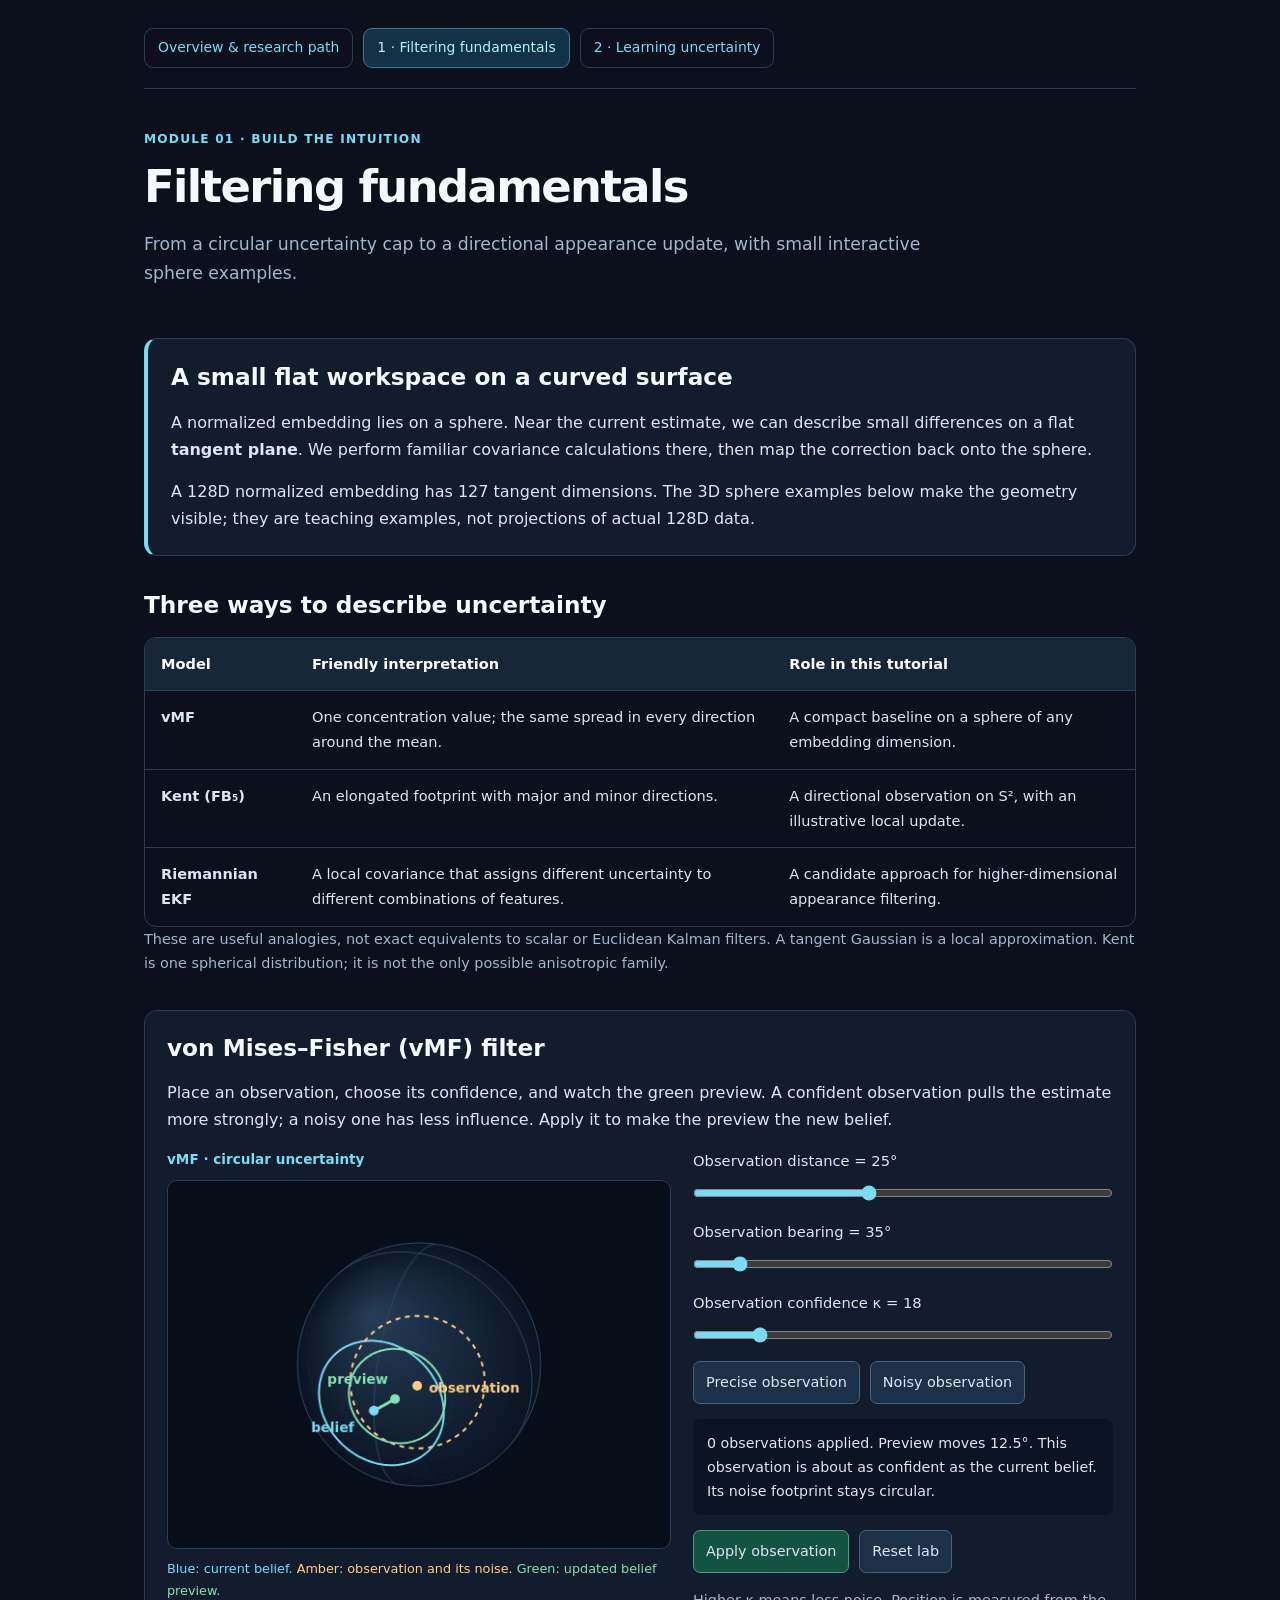
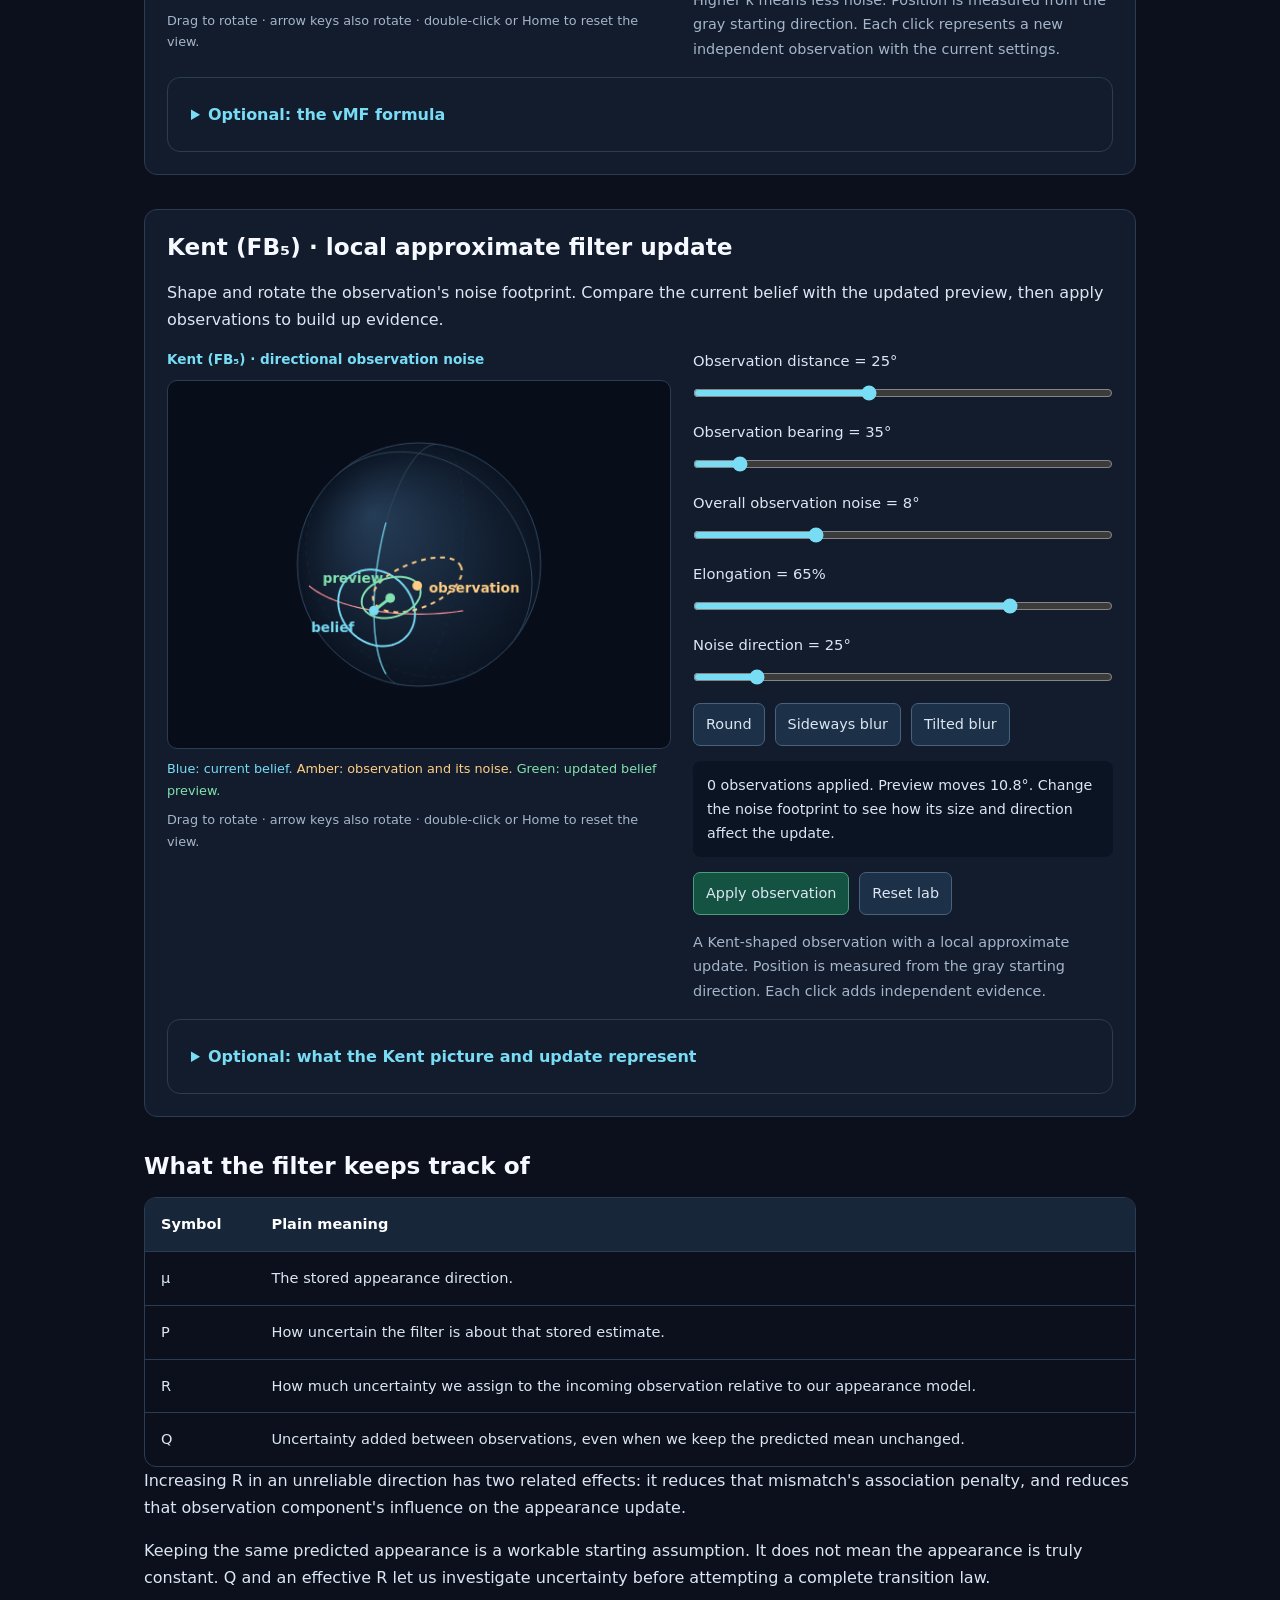
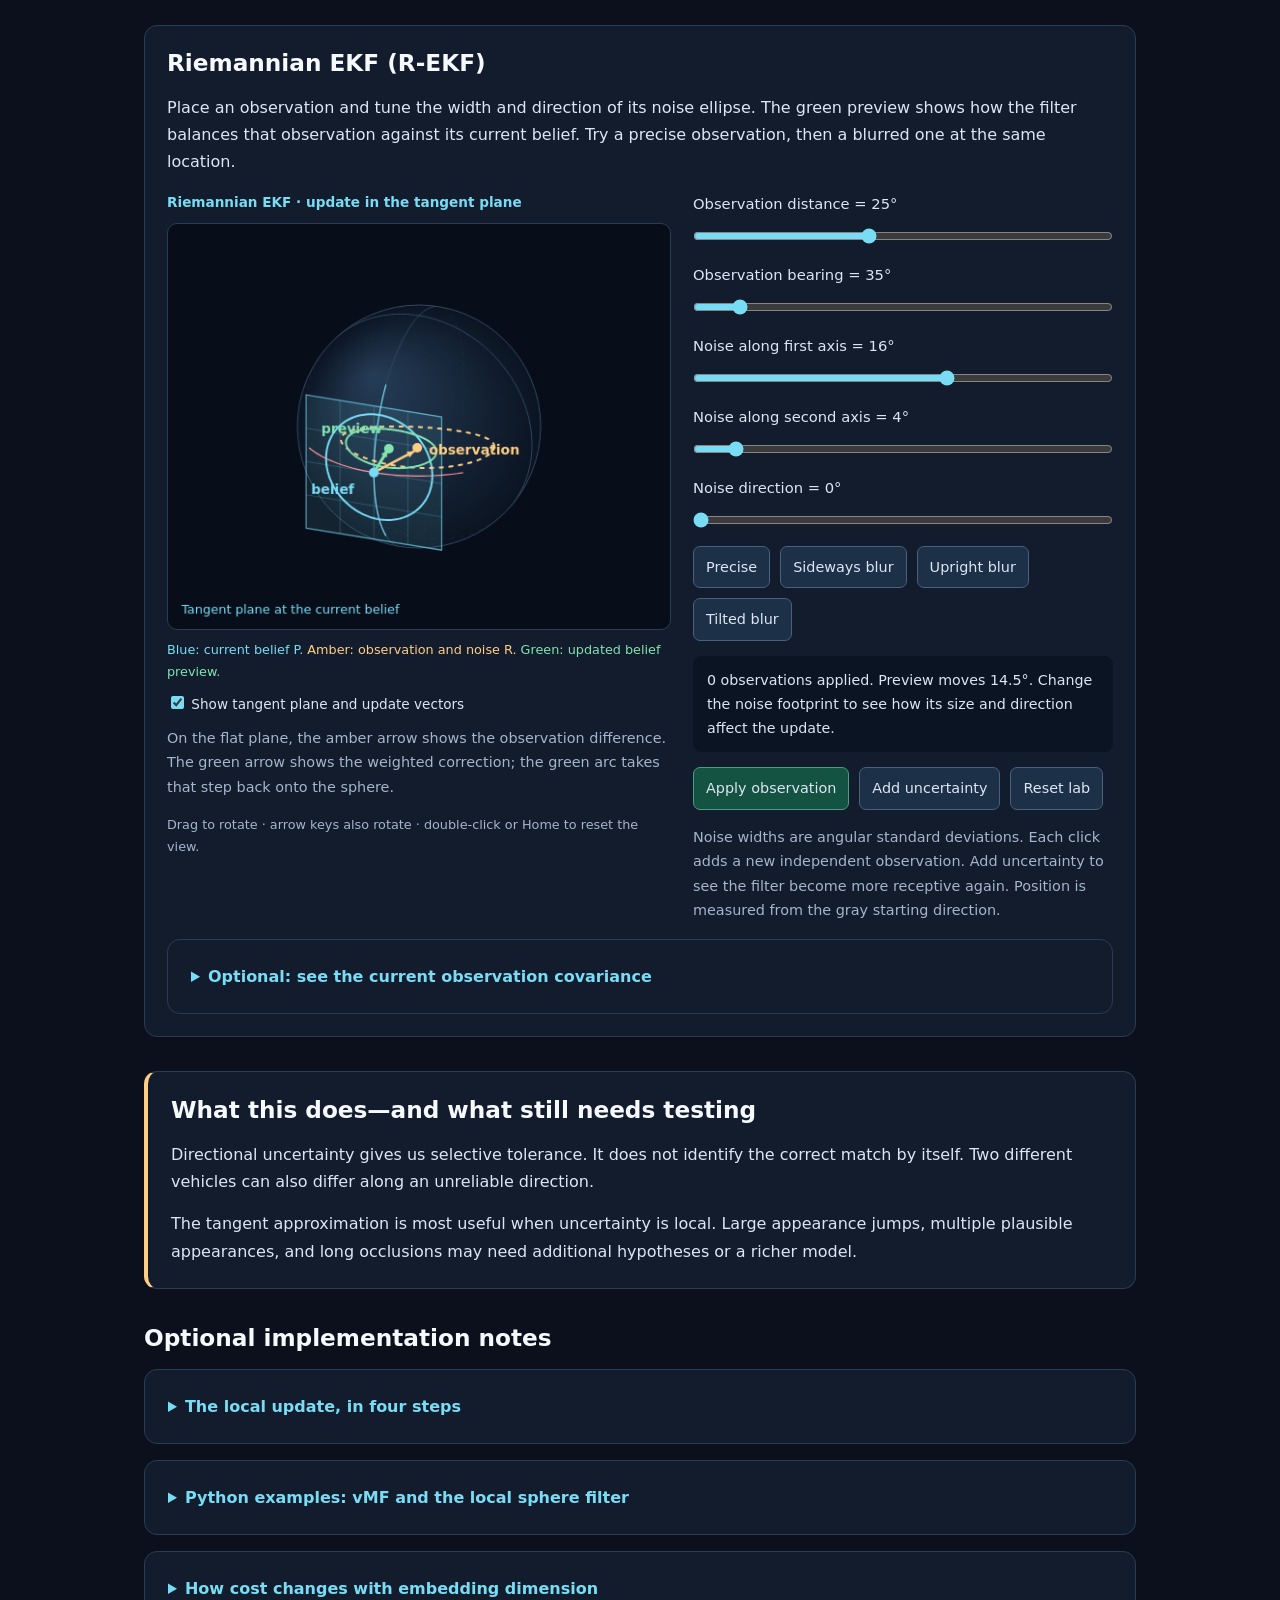
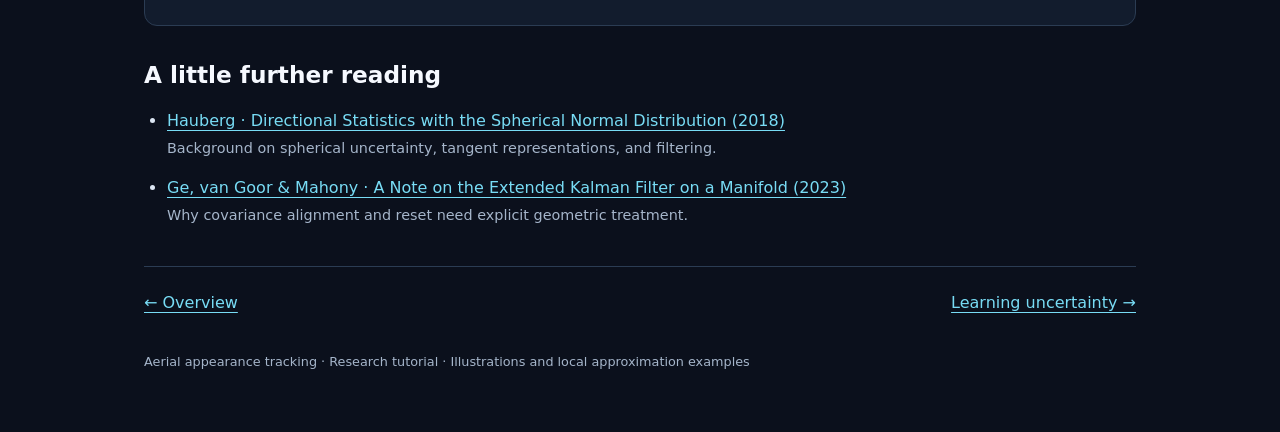
<file: fundamentals.html>
<!DOCTYPE html>
<html lang="en">
<head>
  <meta charset="UTF-8">
  <meta name="viewport" content="width=device-width, initial-scale=1.0">
  <meta name="description" content="From a circular uncertainty cap to a directional appearance update, with small interactive sphere examples.">
  <title>Filtering fundamentals · Spherical Filters</title>
  <link rel="stylesheet" href="styles.css">
  <script src="labs.js" defer></script>
</head>
<body>
<main>
  <nav aria-label="Tutorial pages"><a href="index.html">Overview & research path</a><a href="fundamentals.html" aria-current="page">1 · Filtering fundamentals</a><a href="calibration.html">2 · Learning uncertainty</a></nav>
  <header>
    <span class="eyebrow">Module 01 · Build the intuition</span>
    <h1>Filtering fundamentals</h1>
    <p class="lede">From a circular uncertainty cap to a directional appearance update, with small interactive sphere examples.</p>
  </header>

<section class="callout" aria-labelledby="flat">
  <h2 id="flat">A small flat workspace on a curved surface</h2>
  <p>A normalized embedding lies on a sphere. Near the current estimate, we can describe small differences on a flat <strong>tangent plane</strong>. We perform familiar covariance calculations there, then map the correction back onto the sphere.</p>
  <p>A 128D normalized embedding has 127 tangent dimensions. The 3D sphere examples below make the geometry visible; they are teaching examples, not projections of actual 128D data.</p>
</section>

<section aria-labelledby="comparison">
  <h2 id="comparison">Three ways to describe uncertainty</h2>
  <div class="table-wrap"><table>
    <thead><tr><th>Model</th><th>Friendly interpretation</th><th>Role in this tutorial</th></tr></thead>
    <tbody>
      <tr><td><strong>vMF</strong></td><td>One concentration value; the same spread in every direction around the mean.</td><td>A compact baseline on a sphere of any embedding dimension.</td></tr>
      <tr><td><strong>Kent (FB₅)</strong></td><td>An elongated footprint with major and minor directions.</td><td>A directional observation on S², with an illustrative local update.</td></tr>
      <tr><td><strong>Riemannian EKF</strong></td><td>A local covariance that assigns different uncertainty to different combinations of features.</td><td>A candidate approach for higher-dimensional appearance filtering.</td></tr>
    </tbody>
  </table></div>
  <p class="note">These are useful analogies, not exact equivalents to scalar or Euclidean Kalman filters. A tangent Gaussian is a local approximation. Kent is one spherical distribution; it is not the only possible anisotropic family.</p>
</section>

<section class="lab" aria-labelledby="vmf-title">
  <h2 id="vmf-title">von Mises–Fisher (vMF) filter</h2>
  <p>Place an observation, choose its confidence, and watch the green preview. A confident observation pulls the estimate more strongly; a noisy one has less influence. Apply it to make the preview the new belief.</p>
  <div class="lab-grid">
    <div class="lab-visual"><p class="widget-label">vMF · circular uncertainty</p><canvas id="vmf-canvas" width="520" height="380" role="img" aria-label="A rotatable sphere with a vMF prior, a user-defined observation, and the posterior preview."></canvas><p class="legend"><span class="cyan">Blue: current belief.</span> <span class="amber-text">Amber: observation and its noise.</span> <span class="green-text">Green: updated belief preview.</span></p><p class="note rotation-hint">Drag to rotate · arrow keys also rotate · double-click or Home to reset the view.</p></div>
    <div class="controls">
      <label for="vmf-distance">Observation distance <output id="vmf-distance-value"></output><input id="vmf-distance" type="range" min="0" max="60" value="25"></label>
      <label for="vmf-bearing">Observation bearing <output id="vmf-bearing-value"></output><input id="vmf-bearing" type="range" min="0" max="360" value="35"></label>
      <label for="vmf-kappa">Observation confidence κ <output id="vmf-kappa-value"></output><input id="vmf-kappa" type="range" min="4" max="100" value="18"></label>
      <div class="buttons"><button type="button" data-preset="vmf:precise">Precise observation</button><button type="button" data-preset="vmf:noisy">Noisy observation</button></div>
      <div id="vmf-readout" class="readout" aria-live="polite"></div>
      <div class="buttons"><button id="vmf-update" class="primary" type="button">Apply observation</button><button id="vmf-reset" type="button">Reset lab</button></div>
      <p class="note">Higher κ means less noise. Position is measured from the gray starting direction. Each click represents a new independent observation with the current settings.</p>
    </div>
  </div>
  <details><summary>Optional: the vMF formula</summary><p><code>p(y | μ, κ) ∝ exp(κ μᵀy)</code>. The density depends only on the angle from the mean.</p><p>For the S² illustration, the exact 95% cap satisfies <code>cos θ = 1 + log(0.05 + 0.95 exp(−2κ)) / κ</code>. This formula does not apply unchanged in 128D. Near a concentrated mean, tangent variance is approximately <code>1/κ</code> in each tangent direction.</p><p>With independent vMF observations, natural parameters add: <code>η ← η + κ_obs y</code>, then <code>κ = ‖η‖</code> and <code>μ = η/κ</code> when κ is nonzero.</p></details>
</section>

<section class="lab" aria-labelledby="kent-title">
  <h2 id="kent-title">Kent (FB₅) · local approximate filter update</h2>
  <p>Shape and rotate the observation's noise footprint. Compare the current belief with the updated preview, then apply observations to build up evidence.</p>
  <div class="lab-grid">
    <div class="lab-visual"><p class="widget-label">Kent (FB₅) · directional observation noise</p><canvas id="kent-canvas" width="520" height="380" role="img" aria-label="A rotatable sphere showing a current belief, tunable Kent-shaped observation noise, and a local posterior preview."></canvas><p class="legend"><span class="cyan">Blue: current belief.</span> <span class="amber-text">Amber: observation and its noise.</span> <span class="green-text">Green: updated belief preview.</span></p><p class="note rotation-hint">Drag to rotate · arrow keys also rotate · double-click or Home to reset the view.</p></div>
    <div class="controls">
      <label for="kent-distance">Observation distance <output id="kent-distance-value"></output><input id="kent-distance" type="range" min="0" max="60" value="25"></label>
      <label for="kent-bearing">Observation bearing <output id="kent-bearing-value"></output><input id="kent-bearing" type="range" min="0" max="360" value="35"></label>
      <label for="kent-noise">Overall observation noise <output id="kent-noise-value"></output><input id="kent-noise" type="range" min="4" max="18" value="8"></label>
      <label for="kent-shape">Elongation <output id="kent-shape-value"></output><input id="kent-shape" type="range" min="0" max="85" value="65"></label>
      <label for="kent-tilt">Noise direction <output id="kent-tilt-value"></output><input id="kent-tilt" type="range" min="0" max="180" value="25"></label>
      <div class="buttons"><button type="button" data-preset="kent:round">Round</button><button type="button" data-preset="kent:sideways">Sideways blur</button><button type="button" data-preset="kent:tilted">Tilted blur</button></div>
      <div id="kent-readout" class="readout" aria-live="polite"></div>
      <div class="buttons"><button id="kent-update" class="primary" type="button">Apply observation</button><button id="kent-reset" type="button">Reset lab</button></div>
      <p class="note">A Kent-shaped observation with a local approximate update. Position is measured from the gray starting direction. Each click adds independent evidence.</p>
    </div>
  </div>
  <details><summary>Optional: what the Kent picture and update represent</summary><p>The standard five-parameter Kent distribution lives on S². Its density is proportional to <code>exp(κ γ₁ᵀy + β[(γ₂ᵀy)² − (γ₃ᵀy)²])</code>, with orthonormal axes and <code>0 ≤ 2β &lt; κ</code>.</p><p>The amber footprint is an equal-density contour of that distribution. Its local observation variances are approximated by <code>1/(κ − 2β)</code> and <code>1/(κ + 2β)</code>, rotated by the chosen noise direction. The “overall noise” slider sets the local isotropic scale before elongation.</p><p>For the update, we transport that local covariance from the observation to the prior and use a tangent Gaussian approximation. Blue and green are matching local quadratic contours. This is <strong>not an exact Kent posterior filter</strong>, and these outlines are not 95% probability regions. More general spherical families exist in higher dimensions; our interest in the tangent filter is its familiar local covariance machinery.</p></details>
</section>

<section aria-labelledby="letters">
  <h2 id="letters">What the filter keeps track of</h2>
  <div class="table-wrap"><table><thead><tr><th>Symbol</th><th>Plain meaning</th></tr></thead><tbody>
    <tr><td>μ</td><td>The stored appearance direction.</td></tr>
    <tr><td>P</td><td>How uncertain the filter is about that stored estimate.</td></tr>
    <tr><td>R</td><td>How much uncertainty we assign to the incoming observation relative to our appearance model.</td></tr>
    <tr><td>Q</td><td>Uncertainty added between observations, even when we keep the predicted mean unchanged.</td></tr>
  </tbody></table></div>
  <p>Increasing R in an unreliable direction has two related effects: it reduces that mismatch's association penalty, and reduces that observation component's influence on the appearance update.</p>
  <p>Keeping the same predicted appearance is a workable starting assumption. It does not mean the appearance is truly constant. Q and an effective R let us investigate uncertainty before attempting a complete transition law.</p>
</section>

<section class="lab" aria-labelledby="filter-title">
  <h2 id="filter-title">Riemannian EKF (R-EKF)</h2>
  <p>Place an observation and tune the width and direction of its noise ellipse. The green preview shows how the filter balances that observation against its current belief. Try a precise observation, then a blurred one at the same location.</p>
  <div class="lab-grid">
    <div class="lab-visual"><p class="widget-label">Riemannian EKF · update in the tangent plane</p><canvas id="filter-canvas" width="520" height="420" role="img" aria-label="A rotatable sphere and its flat tangent plane at the current belief, with an amber observation residual, green weighted correction, and posterior preview."></canvas><p class="legend"><span class="cyan">Blue: current belief P.</span> <span class="amber-text">Amber: observation and noise R.</span> <span class="green-text">Green: updated belief preview.</span></p><label class="plane-toggle" for="filter-plane"><input id="filter-plane" type="checkbox" checked> Show tangent plane and update vectors</label><p class="note">On the flat plane, the amber arrow shows the observation difference. The green arrow shows the weighted correction; the green arc takes that step back onto the sphere.</p><p class="note rotation-hint">Drag to rotate · arrow keys also rotate · double-click or Home to reset the view.</p></div>
    <div class="controls">
      <label for="filter-distance">Observation distance <output id="filter-distance-value"></output><input id="filter-distance" type="range" min="0" max="60" value="25"></label>
      <label for="filter-bearing">Observation bearing <output id="filter-bearing-value"></output><input id="filter-bearing" type="range" min="0" max="360" value="35"></label>
      <label for="filter-noise1">Noise along first axis <output id="filter-noise1-value"></output><input id="filter-noise1" type="range" min="2" max="25" value="16"></label>
      <label for="filter-noise2">Noise along second axis <output id="filter-noise2-value"></output><input id="filter-noise2" type="range" min="2" max="25" value="4"></label>
      <label for="filter-tilt">Noise direction <output id="filter-tilt-value"></output><input id="filter-tilt" type="range" min="0" max="180" value="0"></label>
      <div class="buttons"><button type="button" data-preset="filter:precise">Precise</button><button type="button" data-preset="filter:sideways">Sideways blur</button><button type="button" data-preset="filter:upright">Upright blur</button><button type="button" data-preset="filter:tilted">Tilted blur</button></div>
      <div id="filter-readout" class="readout" aria-live="polite"></div>
      <div class="buttons"><button id="filter-update" class="primary" type="button">Apply observation</button><button id="filter-predict" type="button">Add uncertainty</button><button id="filter-reset" type="button">Reset lab</button></div>
      <p class="note">Noise widths are angular standard deviations. Each click adds a new independent observation. Add uncertainty to see the filter become more receptive again. Position is measured from the gray starting direction.</p>
    </div>
  </div>
  <details><summary>Optional: see the current observation covariance</summary><p>The matrix below is R in the current belief's tangent coordinates, in radians squared. Rotating an unequal noise ellipse can create off-diagonal entries: the observation errors in those coordinates are correlated.</p><pre><code id="filter-covariance"></code></pre></details>
</section>

<section class="callout amber" aria-labelledby="limits">
  <h2 id="limits">What this does—and what still needs testing</h2>
  <p>Directional uncertainty gives us selective tolerance. It does not identify the correct match by itself. Two different vehicles can also differ along an unreliable direction.</p>
  <p>The tangent approximation is most useful when uncertainty is local. Large appearance jumps, multiple plausible appearances, and long occlusions may need additional hypotheses or a richer model.</p>
</section>

<section aria-labelledby="math">
  <h2 id="math">Optional implementation notes</h2>
  <details><summary>The local update, in four steps</summary>
    <ol><li>Map the observation difference to the current tangent coordinates: <code>z = Eᵀ Log_μ(y)</code>.</li><li>For an identity appearance observation, calculate <code>S = P + R</code> and <code>K = P S⁻¹</code>.</li><li>Map the correction back: <code>μ_new = Exp_μ(E Kz)</code>.</li><li>Update covariance and transform it into the new tangent coordinates.</li></ol>
    <p>E contains orthonormal tangent axes. P, R, and z must all use those same axes. Moving the mean requires a consistent covariance reset; simply normalizing the mean does not handle uncertainty geometry.</p>
    <p>The filter widget maps local tangent uncertainty contours onto the sphere. The amber observation covariance is transported into the prior's tangent frame before the update; the posterior covariance is then reset into the new frame. These are qualitative local illustrations, not exact global spherical credible regions. The Add uncertainty button adds a small isotropic Q while holding the mean fixed.</p>
    <p>For a general Euclidean observation matrix H, the gain uses <code>HPHᵀ + R</code>, and the simple covariance expression is <code>P_post = (I − KH)P_prior</code>. The examples use the more numerically robust Joseph form followed by a first-order sphere reset.</p>
    <p>The <a href="https://arxiv.org/abs/2309.06008">manifold EKF reference</a> explains why measurement covariance alignment and posterior reset matter.</p>
  </details>
  <details><summary>Python examples: vMF and the local sphere filter</summary><p>These NumPy examples expose the tangent basis explicitly, use linear solves, and include uncertainty growth. They are teaching implementations, not a validated MHT system.</p><p><a href="research_examples.py" download>Download the complete Python examples</a>. All code below comes from that same file.</p>
    <pre><code>from research_examples import RiemannianSphereEKF
import numpy as np

tracker = RiemannianSphereEKF(initial_mu=first_embedding)
tracker.predict(Q=np.eye(tracker.P.shape[0]) * 0.001)
# R must be expressed in tracker.E at tracker.mu.
distance2, local_score = tracker.association_score(next_embedding, R)
# Let the association logic decide whether to accept the candidate.
# Only then:
tracker.update(next_embedding, R)</code></pre>
    <details><summary>Show the filter implementation and geometry helpers</summary><pre><code>&quot;&quot;&quot;Small NumPy examples for the spherical-filters tutorial.

These are local approximation examples, not a validated tracking system.
P and R use the filter&#x27;s current tangent basis. An appearance/kinematics
joint model and data association are deliberately outside this example.
&quot;&quot;&quot;

import numpy as np


def unit(x):
    x = np.asarray(x, dtype=float)
    if x.ndim != 1 or x.size &lt; 2 or not np.all(np.isfinite(x)):
        raise ValueError(&quot;Expected a finite vector with at least two entries&quot;)
    length = np.linalg.norm(x)
    if length &lt; 1e-12:
        raise ValueError(&quot;A zero vector has no direction&quot;)
    return x / length


def tangent_basis(mu):
    &quot;&quot;&quot;Deterministic orthonormal columns spanning the tangent at mu.&quot;&quot;&quot;
    mu = unit(mu)
    identity = np.eye(mu.size)
    v = identity[:, 0] - mu
    if np.linalg.norm(v) &lt; 1e-12:
        return identity[:, 1:]
    v /= np.linalg.norm(v)
    return (identity - 2 * np.outer(v, v))[:, 1:]


def log_map(mu, y):
    mu, y = unit(mu), unit(y)
    cosine = np.clip(mu @ y, -1.0, 1.0)
    tangent = y - cosine * mu
    sine = np.linalg.norm(tangent)
    if cosine &lt; 0 and sine &lt; 1e-8:
        raise ValueError(&quot;The log map is ambiguous near antipodal points&quot;)
    if sine &lt; 1e-10:
        return tangent
    return np.arctan2(sine, cosine) * tangent / sine


def exp_map(mu, v):
    mu = unit(mu)
    v = np.asarray(v, dtype=float)
    if v.shape != mu.shape or not np.all(np.isfinite(v)):
        raise ValueError(&quot;Invalid tangent vector&quot;)
    if abs(mu @ v) &gt; 1e-8:
        raise ValueError(&quot;Correction must be tangent to mu&quot;)
    angle = np.linalg.norm(v)
    return unit(np.cos(angle) * mu + np.sinc(angle / np.pi) * v)


def transport(mu, new_mu, vectors):
    &quot;&quot;&quot;Parallel transport tangent columns along the shortest sphere arc.&quot;&quot;&quot;
    mu, new_mu = unit(mu), unit(new_mu)
    denominator = 1 + mu @ new_mu
    if denominator &lt; 1e-8:
        raise ValueError(&quot;Transport is ambiguous near antipodal points&quot;)
    vectors = np.asarray(vectors, dtype=float)
    return vectors - np.outer(mu + new_mu, new_mu @ vectors) / denominator


def covariance(value, size, positive=False):
    value = np.asarray(value, dtype=float)
    if value.shape != (size, size) or not np.all(np.isfinite(value)):
        raise ValueError(&quot;Invalid covariance shape or entries&quot;)
    if not np.allclose(value, value.T, atol=1e-10):
        raise ValueError(&quot;Covariance must be symmetric&quot;)
    value = (value + value.T) / 2
    minimum = np.linalg.eigvalsh(value).min()
    if minimum &lt; -1e-10 or (positive and minimum &lt;= 0):
        raise ValueError(&quot;Covariance must be positive (semi)definite&quot;)
    return value


def extrinsic_mean(observations):
    &quot;&quot;&quot;Normalized arithmetic mean; not generally an intrinsic Frechet mean.&quot;&quot;&quot;
    return unit(np.mean([unit(y) for y in observations], axis=0))


class VMFFilter:
    &quot;&quot;&quot;Conjugate vMF measurement fusion with heuristic confidence decay.&quot;&quot;&quot;

    def __init__(self, initial_mu, kappa=5.0):
        if not np.isfinite(kappa) or kappa &lt; 0:
            raise ValueError(&quot;Concentration must be nonnegative&quot;)
        self.mu = unit(initial_mu)
        self.eta = float(kappa) * self.mu

    @property
    def kappa(self):
        return np.linalg.norm(self.eta)

    def predict(self, decay=0.98):
        if not 0 &lt;= decay &lt;= 1:
            raise ValueError(&quot;Decay must be between zero and one&quot;)
        self.eta *= decay

    def update(self, observation, kappa_obs):
        if not np.isfinite(kappa_obs) or kappa_obs &lt; 0:
            raise ValueError(&quot;Observation concentration must be nonnegative&quot;)
        self.eta += kappa_obs * unit(observation)
        if self.kappa &gt; 1e-12:
            self.mu = self.eta / self.kappa
        # At zero concentration the direction is arbitrary: keep the old one.
        return self.mu.copy(), self.kappa


class RiemannianSphereEKF:
    &quot;&quot;&quot;Local error-state filter with identity appearance observation.

    E holds the current tangent basis. Supply R in this exact basis.
    The observation-noise approximation is local and independent of the prior.
    &quot;&quot;&quot;

    def __init__(self, initial_mu, initial_var=0.04):
        if not np.isfinite(initial_var) or initial_var &lt;= 0:
            raise ValueError(&quot;Initial variance must be positive&quot;)
        self.mu = unit(initial_mu)
        self.E = tangent_basis(self.mu)
        self.P = np.eye(self.mu.size - 1) * initial_var

    def predict(self, Q):
        &quot;&quot;&quot;Keep the mean; add uncertainty in the current tangent basis.&quot;&quot;&quot;
        self.P += covariance(Q, self.P.shape[0])

    def innovation(self, observation, R):
        R = covariance(R, self.P.shape[0], positive=True)
        z = self.E.T @ log_map(self.mu, observation)
        return z, self.P + R

    def association_score(self, observation, R):
        &quot;&quot;&quot;Local Gaussian NLL, up to a common constant; lower is better.

        A tutorial score, not a complete MHT likelihood: clutter, priors,
        detection probability and large-angle density corrections are omitted.
        &quot;&quot;&quot;
        z, S = self.innovation(observation, R)
        distance2 = float(z @ np.linalg.solve(S, z))
        logdet = np.linalg.slogdet(S)[1]
        return distance2, 0.5 * (distance2 + logdet)

    def update(self, observation, R):
        R = covariance(R, self.P.shape[0], positive=True)
        z, S = self.innovation(observation, R)
        K = np.linalg.solve(S, self.P.T).T
        correction = K @ z
        angle = np.linalg.norm(correction)
        if angle &gt;= np.pi - 1e-6:
            raise ValueError(&quot;Correction is outside the local chart&quot;)
        identity = np.eye(self.P.shape[0])
        remainder = identity - K
        posterior = remainder @ self.P @ remainder.T + K @ R @ K.T
        new_mu = exp_map(self.mu, self.E @ correction)
        new_E = transport(self.mu, new_mu, self.E)
        # First-order reset for log_new(exp_old(correction + error)),
        # expressed in the parallel-transported basis. Along the correction
        # the derivative is 1; in perpendicular directions it is sinc(angle).
        reset = identity
        if angle &gt; 1e-10:
            direction = correction / angle
            sinc = np.sinc(angle / np.pi)
            reset = sinc * identity + (1 - sinc) * np.outer(direction, direction)
        self.P = reset @ posterior @ reset.T
        self.P = (self.P + self.P.T) / 2
        self.mu, self.E = new_mu, new_E
        return self.mu.copy(), self.P.copy()

</code></pre></details>
  </details>
  <details><summary>How cost changes with embedding dimension</summary><p>A dense tangent covariance has <code>(d − 1)²</code> entries. For 128D, one Float32 covariance occupies 64,516 bytes (about 63 KiB). A stored basis and intermediate matrices require additional memory; the NumPy example uses Float64 by default.</p><p>Dense matrix work can grow roughly cubically with dimension. Actual latency depends on the implementation and hardware. Measure it across realistic track counts and hypotheses. No latency measurements are claimed by this tutorial.</p></details>
</section>

<section aria-labelledby="sources"><h2 id="sources">A little further reading</h2><ul class="refs">
  <li><a href="https://www2.compute.dtu.dk/~sohau/papers/fusion2018/paper.pdf">Hauberg · Directional Statistics with the Spherical Normal Distribution (2018)</a><br><span class="note">Background on spherical uncertainty, tangent representations, and filtering.</span></li>
  <li><a href="https://arxiv.org/abs/2309.06008">Ge, van Goor &amp; Mahony · A Note on the Extended Kalman Filter on a Manifold (2023)</a><br><span class="note">Why covariance alignment and reset need explicit geometric treatment.</span></li>
</ul></section>
<div class="next"><a href="index.html">← Overview</a><a href="calibration.html">Learning uncertainty →</a></div>

  <footer>Aerial appearance tracking · Research tutorial · Illustrations and local approximation examples</footer>
</main>
</body>
</html>
</file>
<file: styles.css>
:root { color-scheme: dark; --bg:#0b101c; --panel:#121c2d; --line:#2b3c53; --text:#dce6f3; --muted:#a5b5ca; --cyan:#78dcf5; --green:#83e2b0; --amber:#ffce85; }
* { box-sizing:border-box; }
body { margin:0; background:var(--bg); color:var(--text); font:16px/1.7 system-ui,-apple-system,BlinkMacSystemFont,"Segoe UI",sans-serif; }
main { max-width:1040px; margin:auto; padding:28px 24px 60px; }
a { color:var(--cyan); text-underline-offset:4px; }
a:hover { color:white; }
nav { display:flex; flex-wrap:wrap; gap:10px; padding-bottom:20px; border-bottom:1px solid var(--line); }
nav a { padding:7px 13px; border:1px solid var(--line); border-radius:9px; font-size:.87rem; text-decoration:none; }
nav a[aria-current=page] { background:#123347; border-color:#3e7991; color:#b5f2ff; }
header { padding:35px 0 16px; }
h1 { font-size:clamp(1.9rem,4vw,2.8rem); line-height:1.18; margin:10px 0 16px; letter-spacing:-.035em; color:#f6f9ff; }
h2 { font-size:1.45rem; line-height:1.3; margin:0 0 16px; color:#f6f9ff; }
h3 { font-size:1.06rem; margin:0 0 10px; color:#f6f9ff; }
p { margin:0 0 15px; }
p:last-child { margin-bottom:0; }
.eyebrow { color:var(--cyan); font-size:.76rem; font-weight:700; letter-spacing:.1em; text-transform:uppercase; }
.lede { max-width:800px; color:var(--muted); font-size:1.08rem; }
section { margin-top:34px; }
.panel,.callout,.card,details { background:var(--panel); border:1px solid var(--line); border-radius:13px; padding:23px; }
.callout { border-left:4px solid var(--cyan); }
.callout.green { border-left-color:var(--green); }
.callout.amber { border-left-color:var(--amber); }
.grid { display:grid; grid-template-columns:repeat(auto-fit,minmax(min(100%,240px),1fr)); gap:16px; }
.card { padding:20px; }
.card .number { color:var(--cyan); font-size:.8rem; font-weight:bold; }
.muted,.note { color:var(--muted); }
.note { font-size:.9rem; }
.tag { display:inline-block; padding:2px 9px; margin-bottom:10px; border:1px solid var(--line); border-radius:20px; color:var(--green); font-size:.76rem; }
ul,ol { padding-left:23px; margin:12px 0; }
li { margin:7px 0; }
blockquote { margin:0; padding-left:18px; border-left:3px solid var(--green); font-size:1.08rem; }
.table-wrap { overflow-x:auto; border:1px solid var(--line); border-radius:12px; }
table { border-collapse:collapse; width:100%; font-size:.91rem; }
th,td { text-align:left; padding:14px 16px; border-bottom:1px solid var(--line); vertical-align:top; }
th { background:#18263a; color:white; }
tr:last-child td { border-bottom:0; }
details { margin-top:16px; }
summary { cursor:pointer; color:var(--cyan); font-weight:600; }
details[open] summary { margin-bottom:16px; }
code { font: .88em ui-monospace,SFMono-Regular,Consolas,monospace; color:#b5eef8; overflow-wrap:anywhere; }
pre { background:#090e17; border:1px solid var(--line); padding:18px; border-radius:9px; overflow-x:auto; line-height:1.55; tab-size:4; }
pre code { overflow-wrap:normal; white-space:pre; font-size:.79rem; }
.equation { padding:16px; margin:15px 0; background:#0b1422; border-radius:8px; text-align:center; font:1rem/1.8 ui-monospace,monospace; overflow-x:auto; }
.lab { padding:22px; background:var(--panel); border:1px solid var(--line); border-radius:13px; }
.lab-grid { display:grid; grid-template-columns:minmax(0,1.2fr) minmax(240px,1fr); gap:22px; align-items:start; }
canvas { display:block; width:100%; height:auto; background:#080e19; border:1px solid var(--line); border-radius:10px; }
.rotatable { cursor:grab; touch-action:none; }
.rotatable.dragging { cursor:grabbing; }
.rotation-hint { margin-top:8px; font-size:.8rem; }
.lab-visual { position:sticky; top:16px; }
.widget-label { margin:0 0 9px; color:var(--cyan); font-size:.85rem; font-weight:650; }
.plane-toggle { margin:10px 0; font-size:.85rem; }
.controls { display:flex; flex-direction:column; gap:15px; }
label { display:block; font-size:.92rem; }
input[type=range] { display:block; width:100%; margin:12px 0 3px; accent-color:var(--cyan); }
input[type=checkbox] { accent-color:var(--cyan); }
select,button { font:inherit; color:var(--text); background:#1c3048; border:1px solid #48617d; border-radius:7px; padding:8px 12px; }
select { max-width:100%; }
.controls select { display:block; width:100%; margin-top:8px; }
button { cursor:pointer; font-size:.9rem; }
button:hover { background:#294c66; }
button.primary { background:#145342; border-color:#4c9c7f; }
button:disabled { opacity:.55; cursor:default; }
.buttons { display:flex; flex-wrap:wrap; gap:10px; }
.readout { padding:12px 14px; background:#0b1422; border-radius:8px; font-size:.89rem; }
.legend { font-size:.8rem; margin:9px 0 0; color:var(--muted); }
.cyan { color:var(--cyan); } .green-text { color:var(--green); } .amber-text { color:var(--amber); }
.refs li { margin-bottom:13px; }
.next { display:flex; justify-content:space-between; flex-wrap:wrap; gap:15px; margin-top:38px; padding-top:22px; border-top:1px solid var(--line); }
footer { margin-top:34px; color:var(--muted); font-size:.8rem; }
:focus-visible { outline:3px solid var(--amber); outline-offset:4px; }
@media(max-width:700px) { main { padding:18px 16px 40px; } .lab-grid { grid-template-columns:1fr; } .lab-visual { position:static; } .panel,.callout,.lab,details { padding:18px; } th,td { padding:11px; } }
</file>
